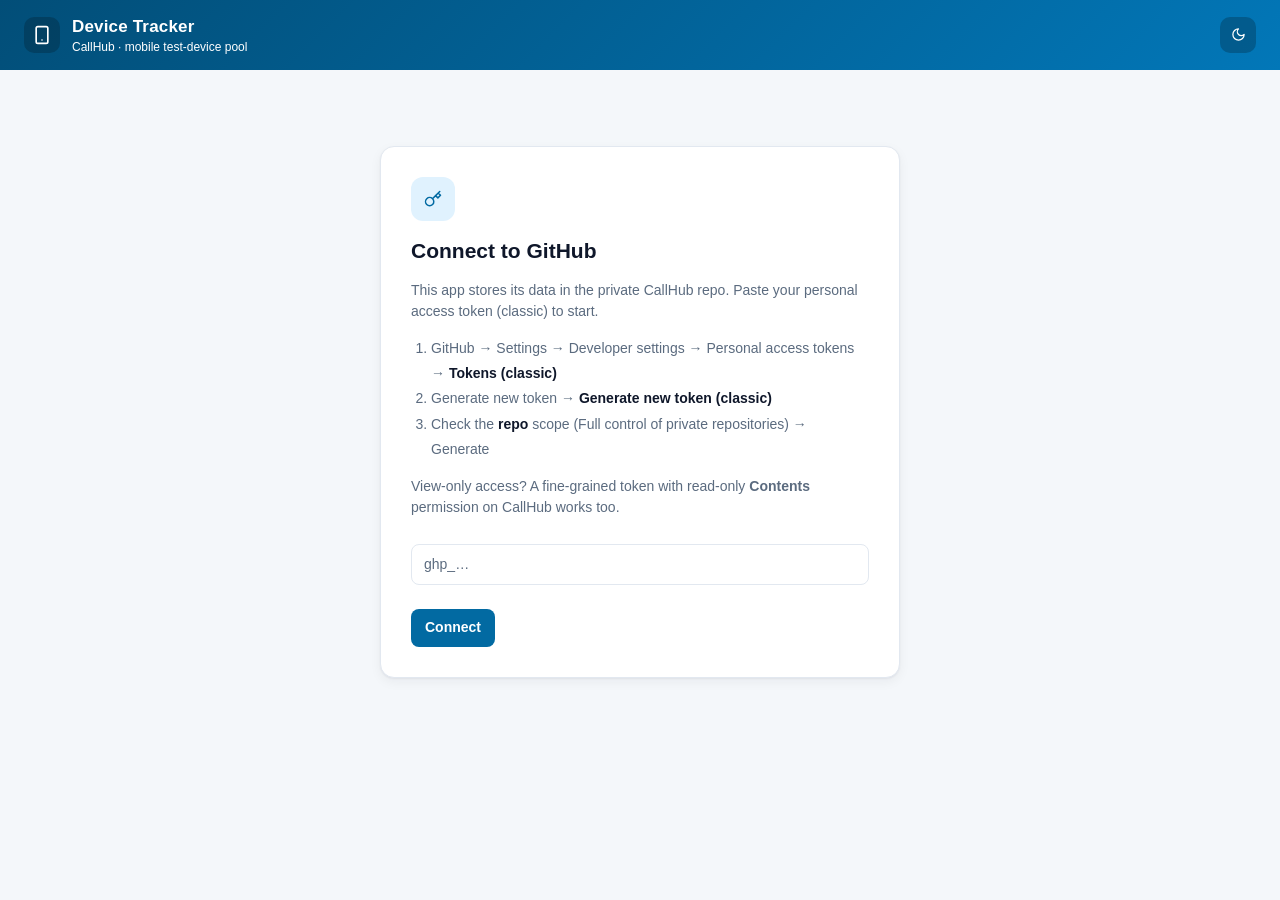
<file: index.html>
<!doctype html>
<html lang="en">
<head>
<meta charset="utf-8">
<meta name="viewport" content="width=device-width, initial-scale=1">
<title>Device Tracker — CallHub</title>
<style>
  /* ---- semantic tokens: light (default) ---- */
  :root {
    color-scheme: light;
    --bg: #f4f7fa;
    --surface: #ffffff;
    --surface-2: #f1f5f9;
    --fg: #0f172a;
    --muted: #5b6b7f;
    --border: #e2e8f0;
    --primary: #026aa2;        /* 5.86:1 with white */
    --primary-hover: #015e8f;
    --on-primary: #ffffff;
    --ring: #026aa2;
    --danger: #dc2626;
    --shadow: 0 1px 2px rgba(15, 23, 42, .05), 0 4px 12px rgba(15, 23, 42, .05);
    --shadow-lg: 0 24px 60px rgba(2, 6, 23, .25);
    --header-grad: linear-gradient(135deg, #024e78, #0277b8); /* white ≥4.85:1 on both stops */
    --badge-available-bg: #dcfce7;  --badge-available-fg: #15803d;
    --badge-checked_out-bg: #e0f2fe; --badge-checked_out-fg: #026aa2;
    --badge-lost-bg: #fee2e2;       --badge-lost-fg: #b91c1c;
    --badge-retired-bg: #f1f5f9;    --badge-retired-fg: #4b5a6b;
  }
  /* ---- dark: desaturated tonal variants, not inversions ---- */
  :root[data-theme="dark"] {
    color-scheme: dark;
    --bg: #0b1220;
    --surface: #121a2b;
    --surface-2: #1a2438;
    --fg: #e6edf6;
    --muted: #93a5bc;
    --border: #253453;
    --primary: #41b9ea;
    --primary-hover: #63c8f0;
    --on-primary: #06121c;
    --ring: #41b9ea;
    --danger: #f87171;
    --shadow: 0 1px 2px rgba(0, 0, 0, .4), 0 4px 14px rgba(0, 0, 0, .35);
    --shadow-lg: 0 24px 60px rgba(0, 0, 0, .6);
    --header-grad: linear-gradient(135deg, #075e8f, #123a52);
    --badge-available-bg: rgba(34, 197, 94, .16);   --badge-available-fg: #4ade80;
    --badge-checked_out-bg: rgba(56, 189, 248, .16); --badge-checked_out-fg: #67d3f5;
    --badge-lost-bg: rgba(248, 113, 113, .16);      --badge-lost-fg: #f89b9b;
    --badge-retired-bg: rgba(148, 163, 184, .14);   --badge-retired-fg: #a5b4c8;
  }

  * { box-sizing: border-box; }
  [hidden] { display: none !important; }
  body {
    margin: 0; background: var(--bg); color: var(--fg); font-size: 14px; line-height: 1.5;
    font-family: -apple-system, BlinkMacSystemFont, "Segoe UI", Roboto, "Helvetica Neue", Arial, sans-serif;
    transition: background-color .25s ease, color .25s ease;
  }
  ::placeholder { color: var(--muted); opacity: 1; }
  svg.i { width: 18px; height: 18px; stroke: currentColor; fill: none;
          stroke-width: 2; stroke-linecap: round; stroke-linejoin: round; flex: none; }

  /* ---- header ---- */
  header { background: var(--header-grad); color: #fff; padding: 14px 24px;
           display: flex; align-items: center; gap: 12px; }
  header .logo { display: flex; align-items: center; justify-content: center; width: 36px; height: 36px;
                 background: rgba(0,0,0,.2); border-radius: 10px; }
  header .logo svg.i { width: 20px; height: 20px; }
  header > div { min-width: 0; }
  header h1 { font-size: 17px; margin: 0; font-weight: 600; letter-spacing: .01em; }
  header .sub { font-size: 12px; margin-top: -2px; white-space: nowrap; overflow: hidden; text-overflow: ellipsis; }
  header .right { margin-left: auto; display: flex; align-items: center; gap: 10px; }
  header .who { font-size: 13px; background: rgba(0,0,0,.22);
                padding: 5px 12px; border-radius: 999px;
                display: flex; align-items: center; gap: 8px; }
  header .who .role-tag { font-size: 10px; font-weight: 700; text-transform: uppercase;
                          letter-spacing: .06em; background: rgba(255,255,255,.18);
                          border-radius: 4px; padding: 1px 6px; }
  #themeBtn { background: rgba(0,0,0,.22); border: 0; color: #fff; width: 36px; height: 36px;
              border-radius: 10px; cursor: pointer; display: flex; align-items: center; justify-content: center;
              transition: background-color .18s ease; }
  #themeBtn:hover { background: rgba(0,0,0,.36); }

  /* ---- nav ---- */
  nav { display: flex; gap: 2px; padding: 0 16px; background: var(--surface);
        border-bottom: 1px solid var(--border); overflow-x: auto;
        transition: background-color .25s ease, border-color .25s ease; }
  nav button { border: 0; background: none; padding: 13px 14px; font: inherit; cursor: pointer;
               color: var(--muted); border-bottom: 2px solid transparent;
               display: flex; align-items: center; gap: 7px; white-space: nowrap;
               transition: color .18s ease, border-color .18s ease; }
  nav button svg.i { width: 16px; height: 16px; }
  nav button:hover { color: var(--fg); }
  nav button.active { color: var(--primary); border-bottom-color: var(--primary); font-weight: 600; }

  main { padding: 20px 24px 48px; max-width: 1240px; margin: 0 auto; }

  /* ---- toolbar ---- */
  .bar { display: flex; gap: 10px; margin-bottom: 12px; flex-wrap: wrap; align-items: center; }
  .searchwrap { position: relative; flex: 1; min-width: 220px; }
  .searchwrap svg.i { position: absolute; left: 11px; top: 50%; translate: 0 -50%;
                      width: 16px; height: 16px; color: var(--muted); pointer-events: none; }
  input[type=search], input[type=password], select, dialog input, dialog select, dialog textarea {
    padding: 9px 12px; border: 1px solid var(--border); border-radius: 8px; font: inherit;
    background: var(--surface); color: var(--fg); min-height: 40px;
    transition: border-color .18s ease, background-color .25s ease, box-shadow .18s ease;
  }
  dialog textarea { resize: vertical; }
  input[type=search] { width: 100%; padding-left: 34px; }
  input:focus-visible, select:focus-visible, button:focus-visible {
    outline: 2px solid var(--ring); outline-offset: 2px; }
  input:hover, select:hover { border-color: var(--muted); }
  .check { display: flex; align-items: center; gap: 6px; color: var(--muted); cursor: pointer;
           user-select: none; padding: 6px 4px; }
  .check input { accent-color: var(--primary); width: 15px; height: 15px; cursor: pointer; }
  .spacer { flex: 1; }

  /* ---- status filter chips ---- */
  .chips { display: flex; gap: 6px; flex-wrap: wrap; }
  .chips + .chips { border-left: 1px solid var(--border); padding-left: 10px; }
  .fbtn { display: inline-flex; align-items: center; gap: 7px; min-height: 36px;
          border: 1px solid var(--border); background: var(--surface); color: var(--muted);
          border-radius: 999px; padding: 5px 13px; font: inherit; font-size: 13px; cursor: pointer;
          transition: background-color .18s ease, border-color .18s ease, color .18s ease; }
  .fbtn:hover { color: var(--fg); border-color: var(--muted); }
  .fbtn .cnt { font-size: 11px; font-weight: 600; background: var(--surface-2);
               border-radius: 999px; padding: 1px 7px; }
  .fbtn[aria-pressed="true"] { background: var(--badge-checked_out-bg); border-color: transparent;
                               color: var(--badge-checked_out-fg); font-weight: 600; }

  /* ---- buttons ---- */
  button.primary, button.ghost {
    display: inline-flex; align-items: center; gap: 7px; justify-content: center;
    border-radius: 8px; font: inherit; cursor: pointer; min-height: 38px; padding: 8px 14px;
    transition: background-color .18s ease, border-color .18s ease, color .18s ease, transform .12s ease;
  }
  button.primary { background: var(--primary); color: var(--on-primary); border: 0; font-weight: 600; }
  button.primary:hover { background: var(--primary-hover); }
  button.ghost { background: var(--surface); border: 1px solid var(--border); color: var(--fg); }
  button.ghost:hover { border-color: var(--muted); background: var(--surface-2); }
  button.primary:active, button.ghost:active { transform: scale(.97); }
  button.primary:disabled { opacity: .6; cursor: progress; }
  button.ghost.danger { color: var(--danger); }
  button.ghost.danger:hover { border-color: var(--danger); }
  button svg.i { width: 15px; height: 15px; }

  /* ---- table ---- */
  .tablewrap { background: var(--surface); border: 1px solid var(--border);
               border-radius: 12px; box-shadow: var(--shadow); overflow: hidden;
               transition: background-color .25s ease, border-color .25s ease; }
  table { border-collapse: collapse; width: 100%; }
  th, td { text-align: left; padding: 10px 12px; border-bottom: 1px solid var(--border);
           vertical-align: top; }
  th { font-size: 11px; text-transform: uppercase; letter-spacing: .06em; color: var(--muted);
       font-weight: 600; white-space: nowrap; }
  th[data-k] { cursor: pointer; user-select: none; }
  th[data-k]:hover { color: var(--fg); }
  th[aria-sort="ascending"]::after { content: " ▲"; font-size: 9px; }
  th[aria-sort="descending"]::after { content: " ▼"; font-size: 9px; }
  tbody tr { transition: background-color .15s ease; }
  tbody tr:hover { background: var(--surface-2); }
  tr:last-child td { border-bottom: 0; }
  td.num, .num { font-variant-numeric: tabular-nums; }
  td .sub { display: block; font-size: 11px; color: var(--muted); font-weight: 400; }
  td.actions { text-align: right; white-space: nowrap; }
  td.actions button { margin-left: 6px; font-size: 13px; min-height: 36px; padding: 5px 11px;
                      vertical-align: middle; /* icon-only kebab and text button share no text baseline */ }
  td.actions button.menu-btn { padding: 5px 8px; }

  /* row action menu — popover renders in the top layer, escaping .tablewrap's overflow:hidden */
  #rowMenu { position: fixed; inset: auto; margin: 0; min-width: 150px; padding: 5px;
             border: 1px solid var(--border); border-radius: 10px;
             background: var(--surface); color: var(--fg); box-shadow: var(--shadow-lg); }
  #rowMenu button { display: flex; width: 100%; align-items: center; gap: 8px; border: 0;
                    background: none; font: inherit; font-size: 13px; color: var(--fg);
                    padding: 8px 10px; border-radius: 6px; cursor: pointer; text-align: left; }
  #rowMenu button:hover, #rowMenu button:focus-visible { background: var(--surface-2); }
  #rowMenu button.danger { color: var(--danger); }
  td.h-when { white-space: nowrap; }

  /* edit diff: one line per changed field — WHAT · old → new */
  .diff { display: flex; align-items: baseline; flex-wrap: wrap; gap: 2px 6px; font-size: 12px; }
  .diff + .diff { margin-top: 3px; }
  .diff .f { font-size: 10px; font-weight: 600; text-transform: uppercase; letter-spacing: .06em;
             color: var(--muted); min-width: 44px; }
  .diff del { color: var(--muted); }
  .diff ins { text-decoration: none; font-weight: 500; }
  .diff .to { white-space: nowrap; } /* arrow stays glued to the new value on wrap */
  .diff .arr { color: var(--muted); }

  .badge { display: inline-flex; align-items: center; gap: 6px; padding: 3px 10px;
           border-radius: 999px; font-size: 12px; font-weight: 600; white-space: nowrap; }
  .badge::before { content: ""; width: 6px; height: 6px; border-radius: 50%; background: currentColor; }
  .badge.available   { background: var(--badge-available-bg);   color: var(--badge-available-fg); }
  .badge.checked_out { background: var(--badge-checked_out-bg); color: var(--badge-checked_out-fg); }
  .badge.lost        { background: var(--badge-lost-bg);        color: var(--badge-lost-fg); }
  .badge.retired     { background: var(--badge-retired-bg);     color: var(--badge-retired-fg); }
  /* role badges reuse the status tints: admin = blue, editor = green */
  .badge.admin  { background: var(--badge-checked_out-bg); color: var(--badge-checked_out-fg); }
  .badge.editor { background: var(--badge-available-bg);   color: var(--badge-available-fg); }

  /* SIM provider chips: desaturated brand-hue tints, AA-verified both themes.
     Unverified brands (We4G, 012, 019, …) intentionally stay neutral. */
  .prov { display: flex; width: fit-content; align-items: center; margin-top: 4px; padding: 2px 9px;
          border-radius: 999px; font-size: 11px; font-weight: 600;
          background: var(--surface-2); color: var(--muted); }
  .prov-pelephone     { background: #dde7fe; color: #1d3ecb; }
  .prov-cellcom       { background: #f0e4fe; color: #6d1db8; }
  .prov-partner       { background: #d5f6f1; color: #056557; }
  .prov-hot-mobile    { background: #ffe0e4; color: #b3122f; }
  .prov-rami-levy     { background: #fee0f2; color: #ad1272; }
  .prov-golan-telecom { background: #e3e8f6; color: #35447c; }
  :root[data-theme="dark"] .prov-pelephone     { background: rgba(64, 106, 255, .18);  color: #9db6ff; }
  :root[data-theme="dark"] .prov-cellcom       { background: rgba(150, 49, 255, .20);  color: #c9a4ff; }
  :root[data-theme="dark"] .prov-partner       { background: rgba(46, 213, 196, .16);  color: #5fe0d0; }
  :root[data-theme="dark"] .prov-hot-mobile    { background: rgba(228, 0, 43, .18);    color: #ff8d9d; }
  :root[data-theme="dark"] .prov-rami-levy     { background: rgba(252, 64, 178, .16);  color: #ff96d4; }
  :root[data-theme="dark"] .prov-golan-telecom { background: rgba(120, 140, 220, .16); color: #a8b6e8; }

  /* copyable value: persistent icon so QA sees it's clickable (a.copy = gmail account, also a real link) */
  .copy { display: inline-flex; align-items: center; gap: 5px; border: 0; background: none;
          color: var(--muted); font: inherit; font-size: 11px; font-variant-numeric: tabular-nums;
          padding: 2px 7px; margin-left: -7px; border-radius: 6px; cursor: pointer;
          text-decoration: none;
          transition: background-color .15s ease, color .15s ease; }
  .copy svg.i { width: 12px; height: 12px; opacity: .75; }
  .copy:hover { background: var(--badge-checked_out-bg); color: var(--badge-checked_out-fg); }
  /* Contact cell: phone + primary gmail promoted to full size — the rest lives in the drawer */
  .lead { font-size: 13px; color: var(--fg); }
  .copy.lead svg.i { width: 13px; height: 13px; }

  .tag-primary { font-size: 9px; font-weight: 700; text-transform: uppercase; letter-spacing: .06em;
                 color: var(--badge-checked_out-fg); background: var(--badge-checked_out-bg);
                 border-radius: 4px; padding: 1px 5px; margin-left: 2px; vertical-align: 1px; }

  /* ---- device drawer: the read-only device home; every device reference opens it ---- */
  #devDrawer { position: fixed; inset: 0 0 0 auto; width: min(380px, 100vw); height: 100%;
               margin: 0; padding: 20px 22px 28px; border: 0; border-left: 1px solid var(--border);
               background: var(--surface); color: var(--fg); box-shadow: var(--shadow-lg);
               overflow-y: auto; overscroll-behavior: contain; }
  #devDrawer:popover-open { animation: drawer-in .22s ease-out; }
  @keyframes drawer-in { from { translate: 32px 0; opacity: 0; } }
  #devDrawer::backdrop { background: rgba(2, 6, 23, .28); }
  .d-head { display: flex; align-items: flex-start; gap: 10px; }
  .d-head h2 { margin: 2px 0 0; font-size: 17px; font-weight: 600; min-width: 0; overflow-wrap: anywhere; }
  .d-close { margin-left: auto; flex: none; border: 0; background: none; color: var(--muted);
             width: 34px; height: 34px; border-radius: 8px; cursor: pointer;
             display: flex; align-items: center; justify-content: center;
             transition: background-color .15s ease, color .15s ease; }
  .d-close:hover { background: var(--surface-2); color: var(--fg); }
  .d-status { display: flex; align-items: center; flex-wrap: wrap; gap: 8px; margin-top: 14px; }
  .d-ids { margin: 20px 0 0; display: grid; grid-template-columns: auto 1fr; gap: 12px 18px;
           align-items: baseline; }
  .d-ids dt { font-size: 10px; font-weight: 600; text-transform: uppercase; letter-spacing: .06em;
              color: var(--muted); }
  .d-ids dd { margin: 0; min-width: 0; font-size: 12px; overflow-wrap: anywhere; }
  .d-ids .copy { font-size: 12px; color: var(--fg); }
  .d-ids .prov { margin-top: 0; }
  .d-links { display: flex; gap: 18px; margin-top: 24px; padding-top: 16px;
             border-top: 1px solid var(--border); font-size: 13px; }

  .chip { display: inline-flex; align-items: center; justify-content: center; width: 24px; height: 24px;
          border-radius: 50%; background: var(--badge-checked_out-bg); color: var(--badge-checked_out-fg);
          font-size: 11px; font-weight: 700; margin-right: 7px; vertical-align: middle; }

  /* device chip: the one way a device is referenced outside the Devices table — click jumps to it */
  .devchips { display: flex; flex-wrap: wrap; gap: 6px; align-items: center; }
  .devchip { display: inline-flex; align-items: center; gap: 6px; max-width: 240px; min-height: 28px;
             border: 1px solid var(--border); background: var(--surface); color: var(--fg);
             border-radius: 999px; padding: 2px 11px 2px 9px; font: inherit; font-size: 12px;
             font-weight: 500; cursor: pointer;
             transition: background-color .15s ease, border-color .15s ease, color .15s ease; }
  .devchip svg.i { width: 13px; height: 13px; color: var(--muted); }
  .devchip:hover { background: var(--badge-checked_out-bg); border-color: transparent;
                   color: var(--badge-checked_out-fg); }
  .devchip:hover svg.i { color: inherit; }
  .devchip .nm { overflow: hidden; text-overflow: ellipsis; white-space: nowrap; }
  /* clickable name — jumps to the History tab filtered to that device/worker
     (chips still mean "go to this device"; names mean "its history") */
  .lnk { border: 0; background: none; padding: 0; font: inherit; color: inherit; cursor: pointer;
         text-align: left; text-decoration: underline dotted var(--muted); text-underline-offset: 3px;
         transition: color .15s ease; }
  .lnk:hover { color: var(--primary); text-decoration: underline solid; }
  .muted { color: var(--muted); }
  .empty { padding: 40px 24px; text-align: center; color: var(--muted); }
  .empty svg.i { width: 28px; height: 28px; display: block; margin: 0 auto 10px; opacity: .5; }

  /* ---- dialogs ---- */
  dialog { border: 0; border-radius: 14px; padding: 0; box-shadow: var(--shadow-lg);
           min-width: 360px; max-width: 92vw; max-height: 90vh; overflow: auto;
           background: var(--surface); color: var(--fg); }
  dialog::backdrop { background: rgba(2, 6, 23, .55); backdrop-filter: blur(2px); }
  dialog[open] { animation: pop .2s ease-out; }
  @keyframes pop { from { opacity: 0; transform: translateY(8px) scale(.98); } }
  dialog form { padding: 22px; display: flex; flex-direction: column; gap: 12px; }
  dialog h2 { margin: 0 0 2px; font-size: 16px; font-weight: 600; }
  dialog label { font-size: 13px; color: var(--muted); display: flex; flex-direction: column; gap: 5px; font-weight: 500; }
  dialog .pair { display: flex; gap: 10px; }
  dialog .pair label { flex: 1; min-width: 0; }
  dialog select:disabled { opacity: .55; cursor: not-allowed; }
  dialog .row { display: flex; gap: 8px; justify-content: flex-end; margin-top: 10px; }

  /* ---- toast ---- */
  #toast { position: fixed; bottom: 22px; left: 50%; transform: translateX(-50%) translateY(6px);
           background: var(--fg); color: var(--bg); padding: 11px 20px; border-radius: 10px;
           box-shadow: var(--shadow-lg); opacity: 0; transition: opacity .22s ease, transform .22s ease;
           pointer-events: none; max-width: 90vw; font-weight: 500; }
  #toast.show { opacity: 1; transform: translateX(-50%) translateY(0); }

  /* ---- settings ---- */
  #tab-settings { max-width: 760px; }
  #tab-settings h2 { display: flex; align-items: center; gap: 8px; margin: 0 0 10px;
                     font-size: 15px; font-weight: 600; }
  #tab-settings h2 svg.i { width: 16px; height: 16px; color: var(--muted); }
  #rolesSection { margin-top: 30px; padding-top: 24px; border-top: 1px solid var(--border); }

  /* ---- token gate ---- */
  #gate { max-width: 520px; margin: 56px auto; background: var(--surface); border: 1px solid var(--border);
          border-radius: 14px; padding: 30px; box-shadow: var(--shadow); }
  #gate .gate-icon { width: 44px; height: 44px; border-radius: 12px; background: var(--badge-checked_out-bg);
                     color: var(--primary); display: flex; align-items: center; justify-content: center; margin-bottom: 14px; }
  #gate h2 { margin: 0 0 6px; }
  #gate ol { line-height: 1.8; padding-left: 20px; color: var(--muted); }
  #gate ol b { color: var(--fg); }
  #gate input { width: 100%; margin: 12px 0 4px; }
  #gate .err { color: var(--danger); font-size: 13px; min-height: 20px; }

  /* ---- devices: card rows instead of a wide table ---- */
  @media (max-width: 1000px) {
    #devTable thead { display: none; }
    #devTable tr { display: grid; grid-template-columns: 1fr auto; gap: 4px 12px;
                   padding: 12px 14px; border-bottom: 1px solid var(--border); }
    #devTable tr:last-child { border-bottom: 0; }
    #devTable td { display: block; border: 0; padding: 0; }
    #devTable td.c-status, #devTable td.c-holder { grid-column: 2; text-align: right; }
    #devTable td.c-status { grid-row: 1; }
    #devTable td.c-holder { grid-row: 2; }
    #devTable td.c-ids { grid-column: 1; grid-row: 2; }
    #devTable td.actions { grid-column: 1 / -1; grid-row: 3; display: flex; flex-wrap: wrap;
                           gap: 8px; margin-top: 8px; white-space: normal; }
    #devTable td.actions button { margin: 0; flex: 1; min-width: 96px; min-height: 40px; white-space: nowrap; }
    #devTable td.actions button.menu-btn { flex: 0 0 48px; min-width: 0; }
    #devTable td.empty { grid-column: 1 / -1; }
  }
  /* ---- history: stacked rows on small screens ---- */
  @media (max-width: 720px) {
    #tab-history .bar select { flex: 1 1 130px; min-width: 0; } /* filters share a row, never overflow */
    #histTable thead { display: none; }
    #histTable tr { display: grid; grid-template-columns: 1fr auto; gap: 2px 12px;
                    padding: 10px 14px; border-bottom: 1px solid var(--border); }
    #histTable tr:last-child { border-bottom: 0; }
    #histTable td { display: block; border: 0; padding: 0; }
    #histTable td.h-action { font-weight: 600; }
    #histTable td.h-when { grid-column: 2; grid-row: 1; text-align: right; }
    #histTable td.h-worker { grid-column: 2; grid-row: 2; text-align: right; }
    #histTable td.h-by { grid-column: 2; grid-row: 3; text-align: right; font-size: 11px; }
    #histTable td.h-by:not(:empty)::before { content: "by "; }
    #histTable td.h-device { grid-column: 1; grid-row: 2; }
    #histTable td.h-note { grid-column: 1; grid-row: 3; }
    #histTable td.empty { grid-column: 1 / -1; }
  }

  @media (prefers-reduced-motion: reduce) {
    *, ::backdrop { transition: none !important; animation: none !important; }
  }
  @media (max-width: 600px) {
    header, main { padding-left: 14px; padding-right: 14px; }
    header .who { display: none; } /* login still visible in Settings */
    dialog { min-width: 0; width: 92vw; }
    #devDrawer { width: 100vw; border-left: 0; }
  }
</style>
</head>
<body>
<svg hidden aria-hidden="true" style="display:none" xmlns="http://www.w3.org/2000/svg">
  <symbol id="i-device" viewBox="0 0 24 24"><rect x="5" y="2" width="14" height="20" rx="2"/><path d="M12 18h.01"/></symbol>
  <symbol id="i-history" viewBox="0 0 24 24"><path d="M3 12a9 9 0 1 0 9-9 9.75 9.75 0 0 0-6.74 2.74L3 8"/><path d="M3 3v5h5"/><path d="M12 7v5l4 2"/></symbol>
  <symbol id="i-users" viewBox="0 0 24 24"><path d="M16 21v-2a4 4 0 0 0-4-4H6a4 4 0 0 0-4 4v2"/><circle cx="9" cy="7" r="4"/><path d="M22 21v-2a4 4 0 0 0-3-3.87"/><path d="M16 3.13a4 4 0 0 1 0 7.75"/></symbol>
  <symbol id="i-settings" viewBox="0 0 24 24"><path d="M12.22 2h-.44a2 2 0 0 0-2 2v.18a2 2 0 0 1-1 1.73l-.43.25a2 2 0 0 1-2 0l-.15-.08a2 2 0 0 0-2.73.73l-.22.38a2 2 0 0 0 .73 2.73l.15.1a2 2 0 0 1 1 1.72v.51a2 2 0 0 1-1 1.74l-.15.09a2 2 0 0 0-.73 2.73l.22.38a2 2 0 0 0 2.73.73l.15-.08a2 2 0 0 1 2 0l.43.25a2 2 0 0 1 1 1.73V20a2 2 0 0 0 2 2h.44a2 2 0 0 0 2-2v-.18a2 2 0 0 1 1-1.73l.43-.25a2 2 0 0 1 2 0l.15.08a2 2 0 0 0 2.73-.73l.22-.39a2 2 0 0 0-.73-2.73l-.15-.08a2 2 0 0 1-1-1.74v-.5a2 2 0 0 1 1-1.74l.15-.09a2 2 0 0 0 .73-2.73l-.22-.38a2 2 0 0 0-2.73-.73l-.15.08a2 2 0 0 1-2 0l-.43-.25a2 2 0 0 1-1-1.73V4a2 2 0 0 0-2-2z"/><circle cx="12" cy="12" r="3"/></symbol>
  <symbol id="i-plus" viewBox="0 0 24 24"><path d="M5 12h14"/><path d="M12 5v14"/></symbol>
  <symbol id="i-search" viewBox="0 0 24 24"><circle cx="11" cy="11" r="8"/><path d="m21 21-4.3-4.3"/></symbol>
  <symbol id="i-sun" viewBox="0 0 24 24"><circle cx="12" cy="12" r="4"/><path d="M12 2v2"/><path d="M12 20v2"/><path d="m4.93 4.93 1.41 1.41"/><path d="m17.66 17.66 1.41 1.41"/><path d="M2 12h2"/><path d="M20 12h2"/><path d="m6.34 17.66-1.41 1.41"/><path d="m19.07 4.93-1.41 1.41"/></symbol>
  <symbol id="i-moon" viewBox="0 0 24 24"><path d="M12 3a6 6 0 0 0 9 9 9 9 0 1 1-9-9Z"/></symbol>
  <symbol id="i-key" viewBox="0 0 24 24"><path d="M21 2l-2 2m-7.61 7.61a5.5 5.5 0 1 1-7.778 7.778 5.5 5.5 0 0 1 7.777-7.777zm0 0L15.5 7.5m0 0 3 3L22 7l-3-3m-3.5 3.5L19 4"/></symbol>
  <symbol id="i-copy" viewBox="0 0 24 24"><rect x="8" y="8" width="14" height="14" rx="2"/><path d="M4 16c-1.1 0-2-.9-2-2V4c0-1.1.9-2 2-2h10c1.1 0 2 .9 2 2"/></symbol>
  <symbol id="i-dots" viewBox="0 0 24 24"><circle cx="12" cy="12" r="1"/><circle cx="19" cy="12" r="1"/><circle cx="5" cy="12" r="1"/></symbol>
  <symbol id="i-download" viewBox="0 0 24 24"><path d="M21 15v4a2 2 0 0 1-2 2H5a2 2 0 0 1-2-2v-4"/><path d="m7 10 5 5 5-5"/><path d="M12 15V3"/></symbol>
  <symbol id="i-x" viewBox="0 0 24 24"><path d="M18 6 6 18"/><path d="m6 6 12 12"/></symbol>
</svg>

<header>
  <span class="logo"><svg class="i" aria-hidden="true"><use href="#i-device"/></svg></span>
  <div>
    <h1>Device Tracker</h1>
    <div class="sub">CallHub · mobile test-device pool</div>
  </div>
  <div class="right">
    <span class="who" id="who" hidden></span>
    <button id="themeBtn" aria-label="Toggle dark mode" title="Toggle dark mode">
      <svg class="i" aria-hidden="true"><use id="themeIcon" href="#i-moon"/></svg>
    </button>
  </div>
</header>
<nav id="tabs" hidden>
  <button data-tab="devices" class="active" aria-current="page"><svg class="i" aria-hidden="true"><use href="#i-device"/></svg>Devices</button>
  <button data-tab="history"><svg class="i" aria-hidden="true"><use href="#i-history"/></svg>History</button>
  <button data-tab="workers"><svg class="i" aria-hidden="true"><use href="#i-users"/></svg>Workers</button>
  <button data-tab="settings"><svg class="i" aria-hidden="true"><use href="#i-settings"/></svg>Settings</button>
</nav>
<main>
  <!-- token gate -->
  <section id="gate">
    <div class="gate-icon"><svg class="i" aria-hidden="true"><use href="#i-key"/></svg></div>
    <h2>Connect to GitHub</h2>
    <p class="muted">This app stores its data in the private CallHub repo. Paste your personal access token (classic) to start.</p>
    <ol>
      <li>GitHub → Settings → Developer settings → Personal access tokens → <b>Tokens (classic)</b></li>
      <li>Generate new token → <b>Generate new token (classic)</b></li>
      <li>Check the <b>repo</b> scope (Full control of private repositories) → Generate</li>
    </ol>
    <p class="muted">View-only access? A fine-grained token with read-only <b>Contents</b> permission on CallHub works too.</p>
    <input id="tokenInput" type="password" placeholder="ghp_…" autocomplete="off" aria-label="Personal access token">
    <div class="err" id="gateErr" role="alert"></div>
    <button class="primary" id="connectBtn">Connect</button>
  </section>

  <!-- devices -->
  <section id="tab-devices" hidden>
    <div class="bar">
      <span class="searchwrap"><svg class="i" aria-hidden="true"><use href="#i-search"/></svg>
        <input type="search" id="devSearch" placeholder="Search name, OS, serial, IMEI, phone, account, holder…" aria-label="Search devices"></span>
      <span class="spacer"></span>
      <button class="ghost" id="exportDevices" title="Download the current view as CSV"><svg class="i" aria-hidden="true"><use href="#i-download"/></svg>Export CSV</button>
      <button class="primary" id="addDeviceBtn"><svg class="i" aria-hidden="true"><use href="#i-plus"/></svg>Add device</button>
    </div>
    <div class="bar">
      <div class="chips" id="statusChips" role="group" aria-label="Filter by status">
        <button class="fbtn" data-st="" aria-pressed="true">All <span class="cnt"></span></button>
        <button class="fbtn" data-st="available" aria-pressed="false">Available <span class="cnt"></span></button>
        <button class="fbtn" data-st="checked_out" aria-pressed="false">In use <span class="cnt"></span></button>
        <button class="fbtn" data-st="lost" aria-pressed="false">Lost <span class="cnt"></span></button>
        <button class="fbtn" data-st="retired" aria-pressed="false" hidden>Retired <span class="cnt"></span></button>
      </div>
      <div class="chips" id="platChips" role="group" aria-label="Filter by platform">
        <button class="fbtn" data-pl="android" aria-pressed="false">Android <span class="cnt"></span></button>
        <button class="fbtn" data-pl="ios" aria-pressed="false">iOS <span class="cnt"></span></button>
      </div>
      <span class="spacer"></span>
      <label class="check"><input type="checkbox" id="showRetired"> show retired</label>
    </div>
    <div class="tablewrap"><table id="devTable">
      <thead><tr><th data-k="name">Device</th><th data-k="phone">Contact</th><th data-k="status">Status</th><th data-k="holder">Holder</th><th></th></tr></thead>
      <tbody></tbody>
    </table></div>
  </section>

  <!-- history -->
  <section id="tab-history" hidden>
    <div class="bar">
      <span class="searchwrap"><svg class="i" aria-hidden="true"><use href="#i-search"/></svg>
        <input type="search" id="histSearch" placeholder="Search notes, names…" aria-label="Search history"></span>
      <select id="histDevice" aria-label="Filter by device"><option value="">All devices</option></select>
      <select id="histWorker" aria-label="Filter by worker"><option value="">All workers</option></select>
      <button class="ghost" id="exportHistory" title="Download the current view as CSV"><svg class="i" aria-hidden="true"><use href="#i-download"/></svg>Export CSV</button>
    </div>
    <div class="tablewrap"><table id="histTable">
      <thead><tr><th>When</th><th>Action</th><th>Device</th><th>Worker</th><th>By</th><th>Details</th></tr></thead>
      <tbody></tbody>
    </table></div>
  </section>

  <!-- workers -->
  <section id="tab-workers" hidden>
    <div class="bar">
      <span class="spacer"></span>
      <button class="ghost" id="exportWorkers" title="Download as CSV"><svg class="i" aria-hidden="true"><use href="#i-download"/></svg>Export CSV</button>
      <button class="primary" id="addWorkerBtn"><svg class="i" aria-hidden="true"><use href="#i-plus"/></svg>Add worker</button>
    </div>
    <div class="tablewrap"><table id="workerTable">
      <thead><tr><th>Name</th><th>Currently holds</th></tr></thead>
      <tbody></tbody>
    </table></div>
  </section>

  <!-- settings -->
  <section id="tab-settings" hidden>
    <h2><svg class="i" aria-hidden="true"><use href="#i-users"/></svg>Account</h2>
    <p>Connected as <b id="whoSettings"></b>.</p>
    <button class="ghost danger" id="disconnectBtn">Disconnect (forget token)</button>

    <!-- roles (admin only) -->
    <div id="rolesSection" hidden>
      <h2><svg class="i" aria-hidden="true"><use href="#i-key"/></svg>Roles</h2>
      <div class="bar">
        <span class="muted">Anyone not listed is a read-only <b>Viewer</b>. Write access also requires repo write permission on GitHub.</span>
        <span class="spacer"></span>
        <button class="primary" id="addRoleBtn"><svg class="i" aria-hidden="true"><use href="#i-plus"/></svg>Add role</button>
      </div>
      <div class="tablewrap"><table id="roleTable">
        <thead><tr><th>GitHub user</th><th>Role</th><th></th></tr></thead>
        <tbody></tbody>
      </table></div>
    </div>
  </section>
</main>

<!-- add/edit device -->
<dialog id="deviceDialog" aria-labelledby="deviceDialogTitle"><form method="dialog" id="deviceForm">
  <h2 id="deviceDialogTitle">Add device</h2>
  <label>Name <input name="name" required placeholder="Pixel 7 #1"></label>
  <div class="pair">
    <label>OS <select name="os" required id="osSelect">
      <option value="" disabled selected>Select…</option>
      <option>Android</option>
      <option>iOS</option>
    </select></label>
    <label>Version <select name="osVersion" required id="osVerSelect" disabled>
      <option value="" disabled selected>Pick OS first</option>
    </select></label>
  </div>
  <label>Serial <input name="serial" required></label>
  <label>IMEI 1 (optional) <input name="imei1"></label>
  <label>IMEI 2 (optional) <input name="imei2"></label>
  <label>Phone (optional) <input name="phone" type="tel" placeholder="050-1234567"></label>
  <label>SIM provider (optional) <select name="provider" id="providerSelect"><option value="">—</option></select></label>
  <label>Primary Gmail (optional) <input name="account" type="email" placeholder="qa.device@gmail.com" autocomplete="off"></label>
  <label>Other Gmail accounts (optional, one per line) <textarea name="accounts" rows="2" autocomplete="off"></textarea></label>
  <div class="row"><button class="ghost" value="cancel" formnovalidate>Cancel</button>
  <button class="primary" value="ok">Save</button></div>
</form></dialog>

<!-- assign (data keys keep the legacy checkout naming) -->
<dialog id="checkoutDialog" aria-labelledby="checkoutTitle"><form method="dialog" id="checkoutForm">
  <h2 id="checkoutTitle">Assign</h2>
  <label>Worker <select name="workerId" required id="checkoutWorker"></select></label>
  <label>Note (optional) <input name="note" placeholder="e.g. 5.12 regression run"></label>
  <div class="row"><button class="ghost" value="cancel" formnovalidate>Cancel</button>
  <button class="primary" value="ok">Assign</button></div>
</form></dialog>

<!-- generic action (check-in / lost / found / retire) -->
<dialog id="actionDialog" aria-labelledby="actionTitle"><form method="dialog" id="actionForm">
  <h2 id="actionTitle"></h2>
  <label>Note (optional) <input name="note"></label>
  <div class="row"><button class="ghost" value="cancel" formnovalidate>Cancel</button>
  <button class="primary" value="ok" id="actionConfirm">Confirm</button></div>
</form></dialog>

<!-- add worker -->
<dialog id="workerDialog" aria-labelledby="workerDialogTitle"><form method="dialog" id="workerForm">
  <h2 id="workerDialogTitle">Add worker</h2>
  <label>Full name <input name="name" required placeholder="Dana Levi"></label>
  <div class="row"><button class="ghost" value="cancel" formnovalidate>Cancel</button>
  <button class="primary" value="ok">Add</button></div>
</form></dialog>

<!-- add role -->
<dialog id="roleDialog" aria-labelledby="roleDialogTitle"><form method="dialog" id="roleForm">
  <h2 id="roleDialogTitle">Add role</h2>
  <label>GitHub username <input name="id" required placeholder="octocat" autocomplete="off"></label>
  <label>Role <select name="role">
    <option value="editor">Editor — read + edit</option>
    <option value="admin">Admin — read + edit + manage roles</option>
  </select></label>
  <div class="row"><button class="ghost" value="cancel" formnovalidate>Cancel</button>
  <button class="primary" value="ok">Add</button></div>
</form></dialog>

<div id="rowMenu" popover role="menu" aria-label="Device actions"></div>

<aside id="devDrawer" popover aria-labelledby="drawerName"></aside>

<div id="toast" role="status" aria-live="polite"></div>

<script>
'use strict';
const OWNER = 'CallApp-Software-Ltd', REPO = 'CallHub', DATA_PATH = 'apps/device-tracker/data.json';
const API = `https://api.github.com/repos/${OWNER}/${REPO}/contents/${DATA_PATH}`;

let state = null, sha = null, login = null, statusFilter = '', platFilter = '';
const $ = s => document.querySelector(s);
const token = () => localStorage.getItem('dt_token');

// ---------- theme ----------
function applyTheme(t) {
  document.documentElement.dataset.theme = t;
  localStorage.setItem('dt_theme', t);
  $('#themeIcon').setAttribute('href', t === 'dark' ? '#i-sun' : '#i-moon');
}
applyTheme(localStorage.getItem('dt_theme') ??
  (matchMedia('(prefers-color-scheme: dark)').matches ? 'dark' : 'light'));
$('#themeBtn').onclick = () =>
  applyTheme(document.documentElement.dataset.theme === 'dark' ? 'light' : 'dark');

// ---------- pure domain mutations (validated; used by app and self-test) ----------
const now = () => new Date().toISOString();
const uid = p => p + '-' + Date.now().toString(36) + Math.random().toString(36).slice(2, 7);
const ev = (s, type, fields) => s.events.push({ id: uid('e'), ts: now(), type, by: login, ...fields });
const dev = (s, id) => { const d = s.devices.find(d => d.id === id); if (!d) throw Error('device not found'); return d; };
// form → accounts array; accounts[0] is the primary (structural invariant: primary exists iff any account does)
function parseAccounts(primary, others) {
  primary = String(primary ?? '').trim();
  const rest = String(others ?? '').split('\n').map(s => s.trim()).filter(Boolean);
  if (!primary && rest.length) throw Error('enter a primary Gmail first');
  const out = [];
  for (const a of [primary, ...rest].filter(Boolean)) {
    if (!/^\S+@\S+\.\S+$/.test(a)) throw Error(`“${a}” is not an email address`);
    if (!out.some(x => x.toLowerCase() === a.toLowerCase())) out.push(a);
  }
  return out;
}
// both dropdowns are mandatory on save; migrated devices may carry osVersion '' until first edited
function checkOsFields(f) {
  if (f.os !== 'Android' && f.os !== 'iOS') throw Error('pick an OS');
  if (!String(f.osVersion ?? '').trim()) throw Error('pick an OS version');
}

// ---------- roles: unlisted users are read-only Viewers; GitHub repo permissions are the real gate,
// this only drives the UI. All permission checks go through can() so a future server can own it. ----------
const ROLE_LABEL = { admin: 'Admin', editor: 'Editor', viewer: 'Viewer' };
const roleOf = id => state?.roles.find(r => r.id.toLowerCase() === String(id ?? '').toLowerCase())?.role ?? 'viewer';
const can = a => ({ edit: ['admin', 'editor'], manageRoles: ['admin'] })[a].includes(roleOf(login));

const mutations = {
  addDevice(s, f) {
    checkOsFields(f);
    const d = { id: uid('d'), name: f.name, os: f.os, osVersion: f.osVersion, serial: f.serial,
                imei1: f.imei1 || '', imei2: f.imei2 || '', phone: f.phone || '', provider: f.provider || '',
                accounts: parseAccounts(f.account, f.accounts),
                status: 'available', holderId: null, heldSince: null };
    s.devices.push(d);
    ev(s, 'device-added', { deviceId: d.id, note: f.name });
  },
  editDevice(s, id, f) {
    checkOsFields(f);
    const d = dev(s, id);
    const next = { name: f.name, os: f.os, osVersion: f.osVersion, serial: f.serial,
                   imei1: f.imei1 || '', imei2: f.imei2 || '', phone: f.phone || '', provider: f.provider || '',
                   accounts: parseAccounts(f.account, f.accounts) };
    const str = v => Array.isArray(v) ? v.join(', ') : String(v ?? ''); // accounts diff as one readable list
    const changes = Object.keys(next).filter(k => str(d[k]) !== str(next[k]))
      .map(k => ({ field: k, from: str(d[k]), to: str(next[k]) }));
    if (!changes.length) throw Error('no changes to save');
    Object.assign(d, next);
    ev(s, 'device-edited', { deviceId: id, changes });
  },
  addWorker(s, name) {
    s.workers.push({ id: uid('w'), name });
    ev(s, 'worker-added', { note: name });
  },
  checkout(s, deviceId, workerId, note) {
    const d = dev(s, deviceId);
    if (d.status !== 'available') throw Error(`cannot assign a ${d.status} device`);
    if (!s.workers.some(w => w.id === workerId)) throw Error('worker not found');
    d.status = 'checked_out'; d.holderId = workerId; d.heldSince = now();
    ev(s, 'checkout', { deviceId, workerId, note });
  },
  checkin(s, deviceId, note) {
    const d = dev(s, deviceId);
    if (d.status !== 'checked_out') throw Error('device is not in use');
    ev(s, 'checkin', { deviceId, workerId: d.holderId, note });
    d.status = 'available'; d.holderId = null; d.heldSince = null;
  },
  // lost keeps holderId + heldSince — that fact IS the loss investigation (see CONTEXT.md)
  markLost(s, deviceId, note) {
    const d = dev(s, deviceId);
    if (d.status === 'lost' || d.status === 'retired') throw Error(`device is already ${d.status}`);
    d.status = 'lost';
    ev(s, 'lost', { deviceId, workerId: d.holderId, note });
  },
  markFound(s, deviceId, note) {
    const d = dev(s, deviceId);
    if (d.status !== 'lost') throw Error('device is not lost');
    ev(s, 'found', { deviceId, workerId: d.holderId, note });
    d.status = 'available'; d.holderId = null; d.heldSince = null;
  },
  retire(s, deviceId, note) {
    const d = dev(s, deviceId);
    if (d.status === 'checked_out') throw Error('return the device first');
    if (d.status === 'retired') throw Error('already retired');
    d.status = 'retired'; d.holderId = null; d.heldSince = null;
    ev(s, 'retired', { deviceId, note });
  },
  setRole(s, id, role) {
    id = String(id ?? '').trim().replace(/^@/, '');
    if (!id) throw Error('enter a GitHub username');
    if (role !== 'admin' && role !== 'editor') throw Error('invalid role');
    const r = s.roles.find(r => r.id.toLowerCase() === id.toLowerCase());
    if (r && r.role === role) throw Error(`${r.id} is already ${ROLE_LABEL[role]}`);
    if (r?.role === 'admin' && !s.roles.some(x => x !== r && x.role === 'admin'))
      throw Error('cannot demote the last admin');
    if (r) r.role = role; else s.roles.push({ id, role });
    ev(s, 'role-set', { note: `${r?.id ?? id} → ${ROLE_LABEL[role]}` });
  },
  removeRole(s, id) {
    const i = s.roles.findIndex(r => r.id === id);
    if (i < 0) throw Error('role not found');
    if (s.roles[i].role === 'admin' && !s.roles.some((x, j) => j !== i && x.role === 'admin'))
      throw Error('cannot remove the last admin');
    s.roles.splice(i, 1);
    ev(s, 'role-removed', { note: `${id} → Viewer` });
  },
};

// ---------- GitHub I/O ----------
const b64decode = b64 => new TextDecoder().decode(Uint8Array.from(atob(b64.replace(/\n/g, '')), c => c.charCodeAt(0)));
function b64encode(str) {
  const bytes = new TextEncoder().encode(str);
  let bin = '';
  for (let i = 0; i < bytes.length; i += 0x8000) bin += String.fromCharCode(...bytes.subarray(i, i + 0x8000));
  return btoa(bin);
}
const headers = () => ({ Authorization: `Bearer ${token()}`, Accept: 'application/vnd.github+json',
                         'X-GitHub-Api-Version': '2022-11-28' });

async function loadData() {
  const res = await fetch(API, { headers: headers(), cache: 'no-store' });
  if (!res.ok) throw Error({
    401: 'Token rejected — make sure it has the “repo” scope.',
    403: 'Token rejected — make sure it has the “repo” scope.',
    // GitHub answers 404 when a token cannot see a private repo
    404: 'Token can’t access CallHub. Use a classic token with the “repo” scope — see the README.',
  }[res.status] ?? `Failed to load data (HTTP ${res.status})`);
  const j = await res.json();
  sha = j.sha;
  state = JSON.parse(b64decode(j.content));
  state.roles ??= []; // schema 1 → 2
  renderAll();
}

// compare-and-swap commit: on SHA conflict, reload and re-apply the mutation
async function commit(message, mutate) {
  for (let attempt = 0; attempt < 3; attempt++) {
    const next = structuredClone(state);
    mutate(next); // throws on invalid action → surfaces as toast
    const res = await fetch(API, {
      method: 'PUT', headers: headers(),
      body: JSON.stringify({ message: `tracker: ${message}`, sha, content: b64encode(JSON.stringify(next, null, 2)) }),
    });
    if (res.ok) {
      sha = (await res.json()).content.sha;
      state = next;
      renderAll();
      toast(message);
      return;
    }
    if (res.status === 409 || res.status === 422) { await loadData(); continue; } // someone else wrote first
    if (res.status === 403 || res.status === 404) // fine-grained read-only tokens get 404 on PUT
      throw Error('Your token has no write access — ask an admin for edit access.');
    throw Error(`Save failed (HTTP ${res.status})`);
  }
  throw Error('Save failed after 3 attempts — refresh and try again.');
}

const act = fn => fn().catch(e => toast('⚠ ' + e.message));

// ---------- rendering ----------
const esc = s => String(s ?? '').replace(/[&<>"']/g, c => ({ '&': '&amp;', '<': '&lt;', '>': '&gt;', '"': '&quot;', "'": '&#39;' }[c]));
const workerName = id => state.workers.find(w => w.id === id)?.name ?? '?';
const devName = id => state.devices.find(d => d.id === id)?.name ?? '';
const initials = name => name.split(/\s+/).map(w => w[0]).slice(0, 2).join('').toUpperCase();
const fmt = ts => ts ? new Date(ts).toLocaleString(undefined, { dateStyle: 'medium', timeStyle: 'short' }) : '';
const rel = ts => {
  const m = Math.max(0, Math.round((Date.now() - new Date(ts)) / 6e4));
  if (m < 1) return 'just now';
  if (m < 60) return m + ' min ago';
  const h = Math.round(m / 60);
  if (h < 48) return h + ' h ago';
  return Math.round(h / 24) + ' days ago';
};
const STATUS_LABEL = { available: 'Available', checked_out: 'In use', lost: 'Lost', retired: 'Retired' };
const PROVIDERS = ['Pelephone', 'Cellcom', 'Partner', 'HOT Mobile', '012 Mobile', '019 Mobile',
                   'Golan Telecom', 'We4G', 'Rami Levy'];
const provSlug = name => name.toLowerCase().replace(/[^a-z0-9]+/g, '-');
$('#providerSelect').innerHTML = '<option value="">—</option>' +
  PROVIDERS.map(p => `<option>${p}</option>`).join('');
// OS + version dropdowns. Stored as os ('Android'|'iOS') + osVersion ('14'); API level is display-only.
// ponytail: version lists are constants — add a line when Android 17 / iOS 27 ship
const API_LEVEL = { 8: 26, 9: 28, 10: 29, 11: 30, 12: 31, 13: 33, 14: 34, 15: 35, 16: 36, 17: 37 };
const OS_VERSIONS = { Android: Object.keys(API_LEVEL),
                      iOS: Array.from({ length: 14 }, (_, i) => String(13 + i)) };
const verLabel = (os, v) => os === 'Android' ? `${v} (API ${API_LEVEL[v]})` : v;
const osText = d => ((d.os ?? '') + (d.osVersion ? ' ' + d.osVersion : '')) +
  (d.os === 'Android' && API_LEVEL[d.osVersion] ? ` (API ${API_LEVEL[d.osVersion]})` : '');
function fillVersions(os, selected = '') {
  const sel = $('#osVerSelect'), list = OS_VERSIONS[os] ?? [];
  sel.disabled = !list.length;
  sel.innerHTML = `<option value="" disabled selected>${list.length ? 'Select…' : 'Pick OS first'}</option>` +
    list.map(v => `<option value="${v}">${verLabel(os, v)}</option>`).join('');
  if (!selected) return;
  if (!list.includes(selected)) // out-of-list legacy value: keep it selectable rather than silently drop it
    sel.insertAdjacentHTML('beforeend', `<option value="${esc(selected)}">${esc(selected)}</option>`);
  sel.value = selected;
}
$('#osSelect').addEventListener('change', e => fillVersions(e.target.value));
const EVENT_LABEL = { 'device-added': 'Device added', 'device-edited': 'Device edited', checkout: 'Assigned',
                      checkin: 'Returned', lost: 'Marked lost', found: 'Marked found', retired: 'Retired',
                      'worker-added': 'Worker added', 'role-set': 'Role set', 'role-removed': 'Role removed' };
const FIELD_LABEL = { name: 'Name', os: 'OS', osVersion: 'OS version', serial: 'Serial', imei1: 'IMEI 1',
                      imei2: 'IMEI 2', phone: 'Phone', provider: 'SIM', accounts: 'Accounts' };
const diffSide = (v, tag) => v ? `<${tag}>${esc(v)}</${tag}>` : '<span class="muted">—</span>';
const diffHtml = changes => changes.map(c =>
  `<span class="diff"><span class="f">${FIELD_LABEL[c.field] ?? esc(c.field)}</span>${diffSide(c.from, 'del')}<span class="to"><span class="arr" aria-hidden="true">→</span> ${diffSide(c.to, 'ins')}</span></span>`).join('');

function toast(msg) {
  const t = $('#toast');
  t.textContent = msg; t.classList.add('show');
  clearTimeout(t._h); t._h = setTimeout(() => t.classList.remove('show'), 3000);
}

const emptyRow = (cols, msg) =>
  `<tr><td colspan="${cols}" class="empty"><svg class="i" aria-hidden="true"><use href="#i-device"/></svg>${msg}</td></tr>`;

let devSort = { k: 'status', dir: 1 }; // QA default: in use on top, lost at the bottom
try { devSort = JSON.parse(localStorage.getItem('dt_sort2')) || devSort; } catch {}
if (devSort.k === 'serial') devSort.k = 'phone'; // the Identifiers column became Contact
const STATUS_ORDER = { checked_out: 0, available: 1, lost: 2, retired: 3 };
const sortVal = (d, k) => k === 'status' ? STATUS_ORDER[d.status]
  : k === 'holder' ? (d.holderId ? workerName(d.holderId).toLowerCase() : '')
  : (d[k] ?? '').toLowerCase();
const cmp = (x, y) => x < y ? -1 : x > y ? 1 : 0;
const sink = d => d.status === 'lost' || d.status === 'retired' ? 1 : 0;
const devCompare = (a, b) => {
  if (sink(a) !== sink(b)) return sink(a) - sink(b); // lost/retired always at the bottom
  const x = sortVal(a, devSort.k), y = sortVal(b, devSort.k);
  if ((x === '') !== (y === '')) return x === '' ? 1 : -1; // blanks last, regardless of direction
  return cmp(x, y) * devSort.dir
    || (devSort.k === 'status' ? cmp(sortVal(a, 'holder'), sortVal(b, 'holder')) : 0); // people A→Z within a group
};
const plat = d => d.os === 'iOS' ? 'ios' : 'android';

// gmail accounts cell fragment: primary always visible + copyable, the rest behind a native <details>
// a real <a href> so Chrome's context menu offers "Open link in Incognito window"; left-click copies instead (handler preventDefaults)
const gmailUrl = a => 'https://accounts.google.com/AccountChooser?Email=' + encodeURIComponent(a) + '&continue=https%3A%2F%2Fmail.google.com%2F';
const accountBtn = (a, cls = '') => `<a class="copy${cls}" href="${gmailUrl(a)}" data-copy="${esc(a)}" title="Click to copy · right-click to open Gmail sign-in (Incognito available)" aria-label="Copy account ${esc(a)}">${esc(a)}<svg class="i" aria-hidden="true"><use href="#i-copy"/></svg></a>`;
const copyBtn = (v, label, cls = '') => !String(v ?? '').trim() ? '' : // no copy button for empty values
  `<button class="copy${cls}" data-copy="${esc(v)}" title="Copy ${label}" aria-label="Copy ${label} ${esc(v)}">${esc(v)}<svg class="i" aria-hidden="true"><use href="#i-copy"/></svg></button>`;
// the phone field sometimes holds a note ("Idan Private SIM") — only number-ish values get a copy button
const phoneHtml = (v, cls = '') => /^\+?[\d\s().-]+$/.test(v.trim())
  ? copyBtn(v, 'phone number', cls)
  : `<span class="${cls.trim()}">${esc(v)}</span>`;
// Contact cell: phone + primary gmail only — everything else lives in the drawer.
// Serial is the fallback so a device with neither is still recognizable in the column.
const contactCell = d => {
  const bits = [];
  if (d.phone) bits.push(`<span class="sub">${phoneHtml(d.phone, ' lead')}</span>`);
  if (d.accounts?.length) bits.push(`<span class="sub">${accountBtn(d.accounts[0], ' lead')}</span>`);
  return bits.join('') || `<span class="sub">${copyBtn(d.serial, 'serial') || '—'}</span>`;
};

// device chip — shared by Workers and History; click opens the device drawer in place
const devChip = d => `<button class="devchip" data-dev="${d.id}" title="Device details${d.heldSince ? ` · held ${rel(d.heldSince)}` : ''}"><svg class="i" aria-hidden="true"><use href="#i-device"/></svg><span class="nm">${esc(d.name)}</span></button>`;
function showDevice(id) {
  const d = state.devices.find(d => d.id === id);
  if (!d) return;
  statusFilter = ''; platFilter = '';
  if (d.status === 'retired') $('#showRetired').checked = true;
  $('#devSearch').value = d.name; // visible in the search box, so the narrowed list explains itself
  show('devices');
  renderDevices();
}
// mirror of showDevice: jump to History pre-filtered to a device or worker;
// search and the other dropdown are cleared so the landing view explains itself
function showHistory(deviceId, workerId) {
  $('#histSearch').value = '';
  $('#histDevice').value = deviceId ?? '';
  $('#histWorker').value = workerId ?? '';
  show('history');
  renderHistory();
}

// ---------- device drawer: read-only device home (issue #6) ----------
const drawer = $('#devDrawer');
function renderDrawer() {
  const d = state?.devices.find(x => x.id === drawer.dataset.id);
  if (!d) { if (drawer.matches(':popover-open')) drawer.hidePopover(); return; }
  const field = (label, html) => html ? `<dt>${label}</dt><dd>${html}</dd>` : '';
  const holder = d.holderId
    ? `<button class="lnk" data-hworker="${d.holderId}" title="View history of ${esc(workerName(d.holderId))}">${esc(workerName(d.holderId))}</button>` +
      (d.status === 'lost' ? ' <span class="muted">(last holder)</span>' : '')
    : '';
  drawer.innerHTML = `
    <div class="d-head">
      <div><h2 id="drawerName">${esc(d.name)}</h2><span class="sub">${esc(osText(d))}</span></div>
      <button class="d-close" aria-label="Close"><svg class="i" aria-hidden="true"><use href="#i-x"/></svg></button>
    </div>
    <div class="d-status"><span class="badge ${d.status}">${STATUS_LABEL[d.status]}</span>${holder}${d.heldSince ? `<span class="sub" title="${esc(fmt(d.heldSince))}">${rel(d.heldSince)}</span>` : ''}</div>
    <dl class="d-ids">
      ${field('Serial', copyBtn(d.serial, 'serial'))}
      ${field('IMEI 1', d.imei1 && copyBtn(d.imei1, 'IMEI 1'))}
      ${field('IMEI 2', d.imei2 && copyBtn(d.imei2, 'IMEI 2'))}
      ${field('Phone', d.phone && phoneHtml(d.phone))}
      ${field('SIM', d.provider && `<span class="prov prov-${provSlug(d.provider)}">${esc(d.provider)}</span>`)}
      ${field('Gmail', (d.accounts ?? []).map((a, i) =>
        accountBtn(a) + (i === 0 && d.accounts.length > 1 ? '<span class="tag-primary">primary</span>' : '')).join('<br>'))}
    </dl>
    <div class="d-links">
      <button class="lnk" data-hdev="${d.id}">View full history</button>
      ${$('#tab-devices').hidden ? `<button class="lnk" data-goto="${d.id}">Show in Devices</button>` : ''}
    </div>`;
}
function openDrawer(id) {
  drawer.dataset.id = id;
  renderDrawer();
  if (!drawer.matches(':popover-open')) drawer.showPopover();
  drawer.querySelector('.d-close').focus();
}
drawer.addEventListener('click', e => { if (e.target.closest('.d-close')) drawer.hidePopover(); });
drawer.addEventListener('toggle', e => {
  // Esc / ✕ leaves focus stranded on <body>; navigation links move it themselves
  if (e.newState === 'closed' && drawer._trigger?.isConnected
      && (document.activeElement === document.body || drawer.contains(document.activeElement)))
    drawer._trigger.focus();
});

// clicks that work everywhere: copy buttons, device references, history jumps
document.addEventListener('click', e => {
  const c = e.target.closest('[data-copy]');
  if (c) {
    e.preventDefault(); // gmail <a>: left-click copies, the href is for right-click → Incognito
    navigator.clipboard.writeText(c.dataset.copy)
      .then(() => toast('Copied ' + c.dataset.copy), () => toast('⚠ Copy failed'));
    return;
  }
  const b = e.target.closest('button[data-dev], button[data-drawer]');
  if (b) { drawer._trigger = b; return openDrawer(b.dataset.dev ?? b.dataset.drawer); }
  const g = e.target.closest('button[data-goto]');
  const h = e.target.closest('button[data-hdev], button[data-hworker]');
  if ((g || h) && drawer.matches(':popover-open')) drawer.hidePopover(); // navigating away
  if (g) return showDevice(g.dataset.goto);
  if (h) showHistory(h.dataset.hdev, h.dataset.hworker);
});

// the devices view (filters, search, sort applied) — feeds both the table and CSV export
function visibleDevices() {
  const q = $('#devSearch').value.toLowerCase(), showRetired = $('#showRetired').checked;
  return state.devices
    .filter(d => showRetired ? true : d.status !== 'retired')
    .filter(d => !statusFilter || d.status === statusFilter)
    .filter(d => !platFilter || plat(d) === platFilter)
    .filter(d => !q || [d.name, osText(d), d.serial, d.imei1, d.imei2, d.phone, d.provider, ...(d.accounts ?? []),
                        d.holderId && workerName(d.holderId)]
      .some(v => v && v.toLowerCase().includes(q)))
    .sort((a, b) => a.name.localeCompare(b.name)) // stable tiebreak for the column sort below
    .sort(devCompare);
}

function renderDevices() {
  if (rowMenu.matches(':popover-open')) rowMenu.hidePopover(); // rows are about to be replaced
  const showRetired = $('#showRetired').checked;
  if (!showRetired && statusFilter === 'retired') statusFilter = '';
  const counts = { '': 0, available: 0, checked_out: 0, lost: 0, retired: 0 };
  for (const d of state.devices) { counts[d.status]++; if (d.status !== 'retired' || showRetired) counts['']++; }
  document.querySelectorAll('#statusChips .fbtn').forEach(b => {
    if (b.dataset.st === 'retired') b.hidden = !showRetired;
    b.setAttribute('aria-pressed', String(b.dataset.st === statusFilter));
    b.querySelector('.cnt').textContent = counts[b.dataset.st];
  });
  document.querySelectorAll('#platChips .fbtn').forEach(b => {
    b.setAttribute('aria-pressed', String(b.dataset.pl === platFilter));
    b.querySelector('.cnt').textContent =
      state.devices.filter(d => plat(d) === b.dataset.pl && (showRetired || d.status !== 'retired')).length;
  });
  document.querySelectorAll('#devTable th[data-k]').forEach(th =>
    th.setAttribute('aria-sort', th.dataset.k === devSort.k ? (devSort.dir === 1 ? 'ascending' : 'descending') : 'none'));
  const rows = visibleDevices()
    .map(d => {
      const holder = d.holderId
        ? `<span class="chip" aria-hidden="true">${esc(initials(workerName(d.holderId)))}</span><button class="lnk" data-hworker="${d.holderId}" title="View history of ${esc(workerName(d.holderId))}">${esc(workerName(d.holderId))}</button>` +
          (d.status === 'lost' ? ' <span class="muted">(last holder)</span>' : '')
        : '<span class="muted">—</span>';
      const btns = !can('edit') ? '' : {
        available:   `<button class="primary" data-a="checkout">Assign</button>`,
        checked_out: `<button class="primary" data-a="checkin">Return</button>`,
        lost:        `<button class="primary" data-a="found">Found</button>`,
        retired:     ``,
      }[d.status] + `<button class="ghost menu-btn" data-menu aria-haspopup="menu" aria-expanded="false"
        aria-label="More actions for ${esc(d.name)}"><svg class="i" aria-hidden="true"><use href="#i-dots"/></svg></button>`;
      return `<tr data-id="${d.id}">
        <td class="c-dev"><button class="lnk" data-drawer="${d.id}" title="Details of ${esc(d.name)}"><b>${esc(d.name)}</b></button><span class="sub">${esc(osText(d))}</span></td>
        <td class="c-ids muted">${contactCell(d)}</td>
        <td class="c-status"><span class="badge ${d.status}">${STATUS_LABEL[d.status]}</span>${d.heldSince ? `<span class="sub" title="${esc(fmt(d.heldSince))}">${rel(d.heldSince)}</span>` : ''}</td>
        <td class="c-holder">${holder}</td>
        <td class="actions">${btns}</td></tr>`;
    });
  $('#devTable tbody').innerHTML = rows.join('') ||
    emptyRow(5, state.devices.length ? 'No devices match the current filters' : 'No devices yet — add the pool with “Add device”');
}

// the history view (filters and search applied) — feeds both the table and CSV export
function visibleEvents() {
  const q = $('#histSearch').value.toLowerCase(), dId = $('#histDevice').value, wId = $('#histWorker').value;
  return [...state.events].reverse()
    .filter(e => (!dId || e.deviceId === dId) && (!wId || e.workerId === wId))
    .filter(e => !q || [devName(e.deviceId), e.workerId && workerName(e.workerId), e.note, e.by,
                        ...(e.changes ?? []).flatMap(c => [c.from, c.to])]
      .some(v => v && v.toLowerCase().includes(q)));
}

function renderHistory() {
  const dId = $('#histDevice').value, wId = $('#histWorker').value;
  const rows = visibleEvents()
    .map(e => `<tr><td class="h-when muted num">${fmt(e.ts)}</td><td class="h-action">${EVENT_LABEL[e.type] ?? esc(e.type)}</td>
      <td class="h-device">${(d => d ? devChip(d) : esc(devName(e.deviceId)))(state.devices.find(x => x.id === e.deviceId))}</td><td class="h-worker">${e.workerId ? `<button class="lnk" data-hworker="${e.workerId}" title="Filter to ${esc(workerName(e.workerId))}">${esc(workerName(e.workerId))}</button>` : ''}</td>
      <td class="h-by muted">${esc(e.by)}</td><td class="h-note">${e.changes?.length ? diffHtml(e.changes) : esc(e.note ?? '')}</td></tr>`);
  $('#histTable tbody').innerHTML = rows.join('') || emptyRow(6, 'No events yet');
  // filter dropdowns
  const opts = (list, sel, label) => `<option value="">${label}</option>` +
    list.map(x => `<option value="${x.id}" ${x.id === sel ? 'selected' : ''}>${esc(x.name)}</option>`).join('');
  $('#histDevice').innerHTML = opts([...state.devices].sort((a, b) => a.name.localeCompare(b.name)), dId, 'All devices');
  $('#histWorker').innerHTML = opts([...state.workers].sort((a, b) => a.name.localeCompare(b.name)), wId, 'All workers');
}

function renderWorkers() {
  const rows = [...state.workers].sort((a, b) => a.name.localeCompare(b.name)).map(w => {
    const held = state.devices.filter(d => d.holderId === w.id && d.status === 'checked_out');
    return `<tr><td><span class="chip" aria-hidden="true">${esc(initials(w.name))}</span><button class="lnk" data-hworker="${w.id}" title="View history of ${esc(w.name)}"><b>${esc(w.name)}</b></button></td>
      <td>${held.length
        ? `<span class="devchips">${held.map(devChip).join('')}</span>`
        : '<span class="muted">—</span>'}</td></tr>`;
  });
  $('#workerTable tbody').innerHTML = rows.join('') || emptyRow(2, 'No workers yet — add teammates so devices can be assigned');
}

function renderRoles() {
  const rows = [...state.roles].sort((a, b) => a.id.localeCompare(b.id)).map(r => `<tr>
    <td><span class="chip" aria-hidden="true">${esc(r.id.slice(0, 2).toUpperCase())}</span><b>${esc(r.id)}</b>${r.id.toLowerCase() === (login ?? '').toLowerCase() ? ' <span class="muted">(you)</span>' : ''}</td>
    <td><span class="badge ${r.role}">${ROLE_LABEL[r.role]}</span></td>
    <td class="actions">
      <button class="ghost" data-role="${r.role === 'admin' ? 'editor' : 'admin'}" data-id="${esc(r.id)}">Make ${r.role === 'admin' ? 'Editor' : 'Admin'}</button>
      <button class="ghost danger" data-rm="${esc(r.id)}">Remove</button></td></tr>`);
  $('#roleTable tbody').innerHTML = rows.join('') || emptyRow(3, 'No roles yet — everyone is a read-only Viewer');
}

// role gating is UI-only (GitHub repo permissions are the real gate) — hide, don't disable
function applyPermissions() {
  $('#addDeviceBtn').hidden = $('#addWorkerBtn').hidden = !can('edit');
  $('#rolesSection').hidden = !can('manageRoles');
  if (login) {
    $('#who').innerHTML = `${esc(login)}<span class="role-tag">${ROLE_LABEL[roleOf(login)]}</span>`;
    $('#whoSettings').textContent = `${login} (${ROLE_LABEL[roleOf(login)]})`;
  }
}

function renderAll() {
  applyPermissions(); renderDevices(); renderHistory(); renderWorkers(); renderRoles();
  if (drawer.matches(':popover-open')) renderDrawer(); // data may have changed under an open drawer
}

// ---------- CSV export: downloads exactly what the table shows (filters + sort applied) ----------
const csvCell = v => {
  v = String(v ?? '');
  if (/^[=+\-@\t\r]/.test(v)) v = "'" + v; // neutralize spreadsheet formulas (OWASP CSV injection)
  return /[",\n]/.test(v) ? '"' + v.replace(/"/g, '""') + '"' : v;
};
const detailText = e => e.changes?.length
  ? e.changes.map(c => `${FIELD_LABEL[c.field] ?? c.field}: ${c.from || '—'} → ${c.to || '—'}`).join('; ')
  : e.note ?? '';
function exportCsv(name, header, rows) {
  if (!rows.length) return toast('Nothing to export');
  // BOM so Excel reads UTF-8 (Hebrew names) correctly
  const blob = new Blob(['\uFEFF' + [header, ...rows].map(r => r.map(csvCell).join(',')).join('\r\n')],
                        { type: 'text/csv' });
  const a = Object.assign(document.createElement('a'),
    { href: URL.createObjectURL(blob), download: `${name}-${new Date().toISOString().slice(0, 10)}.csv` });
  a.click();
  URL.revokeObjectURL(a.href);
  toast(`Exported ${rows.length} rows`);
}
$('#exportDevices').onclick = () => exportCsv('devices',
  ['Name', 'OS', 'OS version', 'Serial', 'IMEI 1', 'IMEI 2', 'Phone', 'SIM provider', 'Primary account', 'Other accounts', 'Status', 'Holder', 'Held since'],
  visibleDevices().map(d => [d.name, d.os, d.osVersion ?? '', d.serial, d.imei1, d.imei2, d.phone, d.provider,
    d.accounts?.[0] ?? '', (d.accounts ?? []).slice(1).join(', '),
    STATUS_LABEL[d.status], d.holderId ? workerName(d.holderId) : '', d.heldSince ?? '']));
$('#exportHistory').onclick = () => exportCsv('history',
  ['When', 'Action', 'Device', 'Worker', 'By', 'Details'],
  visibleEvents().map(e => [e.ts, EVENT_LABEL[e.type] ?? e.type, devName(e.deviceId),
    e.workerId ? workerName(e.workerId) : '', e.by ?? '', detailText(e)]));
$('#exportWorkers').onclick = () => exportCsv('workers', ['Name', 'Currently holds'],
  [...state.workers].sort((a, b) => a.name.localeCompare(b.name)).map(w => [w.name,
    state.devices.filter(d => d.holderId === w.id && d.status === 'checked_out').map(d => d.name).join(', ')]));

// ---------- UI wiring ----------
function show(tab) {
  document.querySelectorAll('nav button').forEach(b => {
    const on = b.dataset.tab === tab;
    b.classList.toggle('active', on);
    if (on) b.setAttribute('aria-current', 'page'); else b.removeAttribute('aria-current');
  });
  ['devices', 'history', 'workers', 'settings'].forEach(t => $('#tab-' + t).hidden = t !== tab);
}
$('#tabs').addEventListener('click', e => {
  const b = e.target.closest('button');
  if (b?.dataset.tab) show(b.dataset.tab);
});
['devSearch', 'showRetired'].forEach(id => $('#' + id).addEventListener('input', renderDevices));
$('#statusChips').addEventListener('click', e => {
  const b = e.target.closest('button');
  if (!b) return;
  statusFilter = b.dataset.st;
  renderDevices();
});
$('#platChips').addEventListener('click', e => {
  const b = e.target.closest('button');
  if (!b) return;
  platFilter = platFilter === b.dataset.pl ? '' : b.dataset.pl; // click again to clear
  renderDevices();
});
$('#devTable thead').addEventListener('click', e => {
  const k = e.target.closest('th')?.dataset.k;
  if (!k) return;
  devSort = { k, dir: devSort.k === k ? -devSort.dir : 1 };
  localStorage.setItem('dt_sort2', JSON.stringify(devSort));
  renderDevices();
});
['histSearch', 'histDevice', 'histWorker'].forEach(id => $('#' + id).addEventListener('input', renderHistory));
window.addEventListener('focus', () => {
  if (state && !document.querySelector('dialog[open]')) act(loadData);
});

function openForm(dialog, onOk) {
  const form = dialog.querySelector('form');
  form.reset();
  dialog.returnValue = '';
  dialog.showModal();
  dialog.onclose = () => {
    if (dialog.returnValue !== 'ok') return;
    onOk(Object.fromEntries(new FormData(form)));
  };
}

$('#addDeviceBtn').onclick = () => {
  $('#deviceDialogTitle').textContent = 'Add device';
  openForm($('#deviceDialog'), f => act(() => commit(`add device ${f.name}`, s => mutations.addDevice(s, f))));
  fillVersions(''); // form.reset() left the version list from the last open
};
$('#addWorkerBtn').onclick = () =>
  openForm($('#workerDialog'), f => act(() => commit(`add worker ${f.name}`, s => mutations.addWorker(s, f.name))));
$('#addRoleBtn').onclick = () =>
  openForm($('#roleDialog'), f => act(() => commit(`set role ${f.id.trim()} → ${f.role}`, s => mutations.setRole(s, f.id, f.role))));
$('#roleTable').addEventListener('click', e => {
  const b = e.target.closest('button');
  if (!b) return;
  if (b.dataset.rm) act(() => commit(`remove role ${b.dataset.rm}`, s => mutations.removeRole(s, b.dataset.rm)));
  else if (b.dataset.role) act(() => commit(`set role ${b.dataset.id} → ${b.dataset.role}`, s => mutations.setRole(s, b.dataset.id, b.dataset.role)));
});

// ---------- row action menu (one shared popover, filled per device status) ----------
const rowMenu = $('#rowMenu');
const MENU_ITEMS = {
  available:   [['edit', 'Edit'], ['history', 'History'], ['lost', 'Mark lost', 'danger'], ['retire', 'Retire']],
  checked_out: [['edit', 'Edit'], ['history', 'History'], ['lost', 'Mark lost', 'danger']],
  lost:        [['edit', 'Edit'], ['history', 'History'], ['retire', 'Retire']],
  retired:     [['edit', 'Edit'], ['history', 'History']],
};
function openRowMenu(btn, d) {
  rowMenu.innerHTML = MENU_ITEMS[d.status].map(([a, label, cls]) =>
    `<button role="menuitem" ${cls ? `class="${cls}"` : ''} data-a="${a}">${label}</button>`).join('');
  rowMenu.dataset.id = d.id;
  rowMenu.showPopover();
  const r = btn.getBoundingClientRect(), m = rowMenu.getBoundingClientRect();
  rowMenu.style.left = Math.max(8, r.right - m.width) + 'px';
  rowMenu.style.top = (r.bottom + m.height + 8 > innerHeight ? r.top - m.height - 4 : r.bottom + 4) + 'px';
  btn.setAttribute('aria-expanded', 'true');
  rowMenu.querySelector('button').focus();
}
rowMenu.addEventListener('toggle', e => {
  if (e.newState !== 'closed') return;
  const btn = document.querySelector(`tr[data-id="${rowMenu.dataset.id}"] .menu-btn`);
  btn?.setAttribute('aria-expanded', 'false');
  // Esc / action click leaves focus stranded on <body>; a dialog opened by the action keeps it
  if (document.activeElement === document.body || rowMenu.contains(document.activeElement)) btn?.focus();
});
rowMenu.addEventListener('keydown', e => {
  if (e.key !== 'ArrowDown' && e.key !== 'ArrowUp') return;
  e.preventDefault();
  const items = [...rowMenu.querySelectorAll('button')];
  items[(items.indexOf(document.activeElement) + (e.key === 'ArrowDown' ? 1 : -1) + items.length) % items.length].focus();
});
rowMenu.addEventListener('click', e => {
  const a = e.target.closest('button')?.dataset.a;
  if (!a) return;
  rowMenu.hidePopover();
  deviceAction(a, rowMenu.dataset.id);
});

$('#devTable').addEventListener('click', e => {
  const btn = e.target.closest('button');
  if (!btn || btn.dataset.copy) return; // copy is handled by the document-level listener
  const id = btn.closest('tr').dataset.id;
  if ('menu' in btn.dataset) openRowMenu(btn, state.devices.find(d => d.id === id));
  else if (btn.dataset.a) deviceAction(btn.dataset.a, id);
});

function deviceAction(a, id) {
  const d = state.devices.find(d => d.id === id);
  if (a === 'history') return showHistory(id);
  if (a === 'edit') {
    $('#deviceDialogTitle').textContent = 'Edit ' + d.name;
    const dlg = $('#deviceDialog');
    openForm(dlg, f => act(() => commit(`edit device ${f.name}`, s => mutations.editDevice(s, id, f))));
    for (const k of ['name', 'serial', 'imei1', 'imei2', 'phone', 'provider']) dlg.querySelector(`[name=${k}]`).value = d[k] ?? '';
    dlg.querySelector('[name=os]').value = d.os ?? '';
    fillVersions(d.os, d.osVersion ?? '');
    dlg.querySelector('[name=account]').value = d.accounts?.[0] ?? '';
    dlg.querySelector('[name=accounts]').value = (d.accounts ?? []).slice(1).join('\n');
  } else if (a === 'checkout') {
    if (!state.workers.length) return toast('Add a worker first (Workers tab)');
    $('#checkoutTitle').textContent = 'Assign ' + d.name;
    $('#checkoutWorker').innerHTML = [...state.workers].sort((a, b) => a.name.localeCompare(b.name))
      .map(w => `<option value="${w.id}">${esc(w.name)}</option>`).join('');
    openForm($('#checkoutDialog'), f =>
      act(() => commit(`assign ${d.name} → ${workerName(f.workerId)}`, s => mutations.checkout(s, id, f.workerId, f.note))));
  } else {
    const cfg = {
      checkin: ['Return ' + d.name, 'checkin'],
      lost:    ['Mark ' + d.name + ' LOST', 'markLost'],
      found:   ['Mark ' + d.name + ' found', 'markFound'],
      retire:  ['Retire ' + d.name + ' (permanent)', 'retire'],
    }[a];
    $('#actionTitle').textContent = cfg[0];
    openForm($('#actionDialog'), f =>
      act(() => commit(`${a} ${d.name}`, s => mutations[cfg[1]](s, id, f.note))));
  }
}

// ---------- token gate ----------
function enterApp() {
  $('#gate').hidden = true; $('#tabs').hidden = false;
  show('devices');
}
function showGate(msg) {
  $('#gate').hidden = false; $('#tabs').hidden = true;
  ['devices', 'history', 'workers', 'settings'].forEach(t => $('#tab-' + t).hidden = true);
  $('#gateErr').textContent = msg;
}
async function connect(tok) {
  localStorage.setItem('dt_token', tok); // loadData/commit read the token from storage
  const [l] = await Promise.all([
    fetch('https://api.github.com/user', {
      headers: { Authorization: `Bearer ${tok}`, Accept: 'application/vnd.github+json' } })
      .then(async res => {
        if (!res.ok) throw Error('GitHub rejected that token.');
        return (await res.json()).login;
      }),
    loadData(), // throws if token can't reach the repo
  ]);
  login = l;
  enterApp();
  $('#who').hidden = false;
  renderAll(); // role badge + edit controls depend on login, which loadData didn't have yet
}
$('#connectBtn').onclick = async () => {
  const btn = $('#connectBtn');
  $('#gateErr').textContent = '';
  btn.disabled = true; btn.textContent = 'Connecting…';
  try { await connect($('#tokenInput').value.trim()); }
  catch (e) { showGate(e.message); }
  btn.disabled = false; btn.textContent = 'Connect';
};
$('#disconnectBtn').onclick = () => { localStorage.removeItem('dt_token'); location.reload(); };
if (token()) {
  enterApp(); // returning user: skip the gate, data pops in when loadData resolves
  $('#devTable tbody').innerHTML = emptyRow(5, 'Loading…');
  connect(token()).catch(e => showGate(e.message));
}

// ---------- self-test: open index.html#selftest, check console ----------
if (location.hash === '#selftest') {
  const assert = (cond, msg) => { if (!cond) throw Error('SELFTEST FAIL: ' + msg); };
  const s = { workers: [], devices: [], events: [] };
  login = 'tester';
  mutations.addWorker(s, 'Dana');
  mutations.addDevice(s, { name: 'Pixel', os: 'Android', osVersion: '14', serial: 'X1', imei1: '111', imei2: '222', phone: '050' });
  const d = s.devices[0], w = s.workers[0];
  assert(d.imei1 === '111' && d.imei2 === '222' && d.phone === '050', 'identifier fields stored');
  mutations.editDevice(s, d.id, { name: 'Pixel', os: 'Android', osVersion: '14', serial: 'X1' });
  assert(d.imei1 === '' && d.phone === '', 'edit without identifiers clears them');
  const editEv = s.events.find(e => e.type === 'device-edited');
  assert(editEv.changes.some(c => c.field === 'imei1' && c.from === '111' && c.to === ''), 'edit records field diffs');
  let noop = false; try { mutations.editDevice(s, d.id, { name: 'Pixel', os: 'Android', osVersion: '14', serial: 'X1' }); } catch { noop = true; }
  assert(noop && s.events.filter(e => e.type === 'device-edited').length === 1, 'no-op edit rejected, not logged');
  mutations.checkout(s, d.id, w.id, 'test');
  assert(d.status === 'checked_out' && d.holderId === w.id && d.heldSince, 'checkout sets holder');
  let threw = false; try { mutations.checkout(s, d.id, w.id); } catch { threw = true; }
  assert(threw, 'double checkout rejected');
  mutations.markLost(s, d.id, '');
  assert(d.status === 'lost' && d.holderId === w.id, 'lost keeps holder');
  mutations.markFound(s, d.id, '');
  assert(d.status === 'available' && !d.holderId, 'found clears holder');
  mutations.checkout(s, d.id, w.id); mutations.checkin(s, d.id, '');
  assert(d.status === 'available' && !d.holderId, 'checkin frees device');
  threw = false; try { mutations.checkout(s, d.id, 'w-nope'); } catch { threw = true; }
  assert(threw, 'unknown worker rejected');
  mutations.retire(s, d.id, 'broken');
  assert(d.status === 'retired', 'retire works');
  threw = false; try { mutations.checkout(s, d.id, w.id); } catch { threw = true; }
  assert(threw, 'checkout of retired rejected');
  assert(s.events.length === 9, 'every action logged, got ' + s.events.length);
  mutations.addDevice(s, { name: 'Pixel B', os: 'Android', osVersion: '14', serial: 'X2', provider: 'Pelephone' });
  assert(s.devices[1].provider === 'Pelephone', 'provider stored');
  mutations.editDevice(s, s.devices[1].id, { name: 'Pixel B', os: 'Android', osVersion: '14', serial: 'X2' });
  assert(s.devices[1].provider === '' && provSlug('HOT Mobile') === 'hot-mobile', 'provider cleared on edit; slug ok');
  assert(JSON.stringify(parseAccounts(' A@g.com ', 'b@g.com\n\na@G.com')) === '["A@g.com","b@g.com"]',
    'accounts parsed, trimmed, case-insensitively deduped');
  assert(parseAccounts('', '').length === 0, 'no accounts is fine');
  threw = false; try { parseAccounts('', 'b@g.com'); } catch { threw = true; }
  assert(threw, 'others without a primary rejected');
  threw = false; try { parseAccounts('not-an-email', ''); } catch { threw = true; }
  assert(threw, 'invalid email rejected');
  mutations.addDevice(s, { name: 'Pixel C', os: 'Android', osVersion: '14', serial: 'X3', account: 'p@g.com', accounts: 'o@g.com' });
  const dc = s.devices[2];
  assert(dc.accounts.join() === 'p@g.com,o@g.com', 'accounts stored, primary first');
  mutations.editDevice(s, dc.id, { name: 'Pixel C', os: 'Android', osVersion: '14', serial: 'X3', account: 'o@g.com', accounts: 'p@g.com' });
  assert(dc.accounts.join() === 'o@g.com,p@g.com', 'primary swap saved');
  const accEv = s.events.filter(e => e.type === 'device-edited').pop();
  assert(accEv.changes.some(c => c.field === 'accounts' && c.from === 'p@g.com, o@g.com' && c.to === 'o@g.com, p@g.com'),
    'accounts edit logged as one list diff');
  assert(sortVal({ status: 'lost' }, 'status') === 2 && sortVal({ holderId: null }, 'holder') === '', 'sort special keys');
  assert(sortVal({ name: 'Zebra' }, 'name') === 'zebra' && sortVal({ heldSince: null }, 'heldSince') === '', 'sort field keys');
  const savedSort = devSort;
  devSort = { k: 'name', dir: -1 };
  assert(devCompare({ name: '' }, { name: 'A' }) === 1 && devCompare({ name: 'A' }, { name: '' }) === -1, 'blanks sort last both directions');
  devSort = { k: 'status', dir: 1 };
  assert(devCompare({ status: 'checked_out', holderId: null }, { status: 'available', holderId: null }) < 0
      && devCompare({ status: 'available', holderId: null }, { status: 'lost', holderId: null }) < 0, 'default order: in use → available → lost');
  assert(plat({ os: 'iOS' }) === 'ios' && plat({ os: 'Android' }) === 'android', 'platform detection');
  assert(osText({ os: 'Android', osVersion: '14' }) === 'Android 14 (API 34)'
      && osText({ os: 'iOS', osVersion: '17' }) === 'iOS 17'
      && osText({ os: 'Android', osVersion: '' }) === 'Android', 'os display text');
  threw = false; try { mutations.addDevice(s, { name: 'Bad', os: 'Windows', osVersion: '11', serial: 'X9' }); } catch { threw = true; }
  assert(threw && s.devices.length === 3, 'invalid OS rejected');
  threw = false; try { mutations.addDevice(s, { name: 'Bad', os: 'iOS', serial: 'X9' }); } catch { threw = true; }
  assert(threw && s.devices.length === 3, 'missing version rejected');
  devSort = savedSort;
  assert(csvCell('a"b') === '"a""b"' && csvCell('x,y') === '"x,y"' && csvCell('plain') === 'plain'
      && csvCell(null) === '', 'csv quoting');
  assert(csvCell('=1+2') === "'=1+2" && csvCell('-note') === "'-note" && csvCell('a=b') === 'a=b', 'csv formula neutralized');
  assert(detailText({ changes: [{ field: 'osVersion', from: '13', to: '14' }, { field: 'phone', from: '', to: '050' }] })
      === 'OS version: 13 → 14; Phone: — → 050' && detailText({ note: 'hi' }) === 'hi', 'export detail text');
  assert(gmailUrl('qa+test@gmail.com') === 'https://accounts.google.com/AccountChooser?Email=qa%2Btest%40gmail.com&continue=https%3A%2F%2Fmail.google.com%2F',
    'gmail sign-in url encodes the address');
  // roles
  s.roles = [];
  mutations.setRole(s, ' @Alice ', 'admin');
  assert(s.roles[0].id === 'Alice' && s.roles[0].role === 'admin', 'role added, @/whitespace stripped');
  threw = false; try { mutations.setRole(s, 'alice', 'editor'); } catch { threw = true; }
  assert(threw, 'last admin cannot be demoted');
  threw = false; try { mutations.removeRole(s, 'Alice'); } catch { threw = true; }
  assert(threw, 'last admin cannot be removed');
  mutations.setRole(s, 'bob', 'admin');
  mutations.setRole(s, 'ALICE', 'editor');
  assert(s.roles.length === 2 && s.roles[0].id === 'Alice' && s.roles[0].role === 'editor',
    'case-insensitive update keeps original id');
  threw = false; try { mutations.setRole(s, 'Alice', 'editor'); } catch { threw = true; }
  assert(threw, 'no-op role change rejected');
  mutations.removeRole(s, 'Alice');
  assert(s.roles.length === 1 && s.roles[0].id === 'bob', 'demoted admin removable');
  threw = false; try { mutations.setRole(s, 'x', 'boss'); } catch { threw = true; }
  assert(threw, 'invalid role rejected');
  threw = false; try { mutations.setRole(s, '  ', 'editor'); } catch { threw = true; }
  assert(threw, 'blank username rejected');
  assert(s.events.filter(e => e.type === 'role-set').length === 3
      && s.events.filter(e => e.type === 'role-removed').length === 1, 'role changes audited');
  state = { roles: [{ id: 'Bob', role: 'editor' }] };
  assert(roleOf('bob') === 'editor' && roleOf('nobody') === 'viewer' && roleOf(null) === 'viewer', 'roleOf defaults to viewer');
  login = 'bob';
  assert(can('edit') && !can('manageRoles'), 'editor can edit, not manage roles');
  login = 'nobody';
  assert(!can('edit'), 'viewer cannot edit');
  state = null; login = 'tester';
  // history jump: clicking a worker/device name lands on the filtered History view
  state = { roles: [], workers: [{ id: 'w1', name: 'Dana Levi' }],
            devices: [{ id: 'd1', name: 'Pixel T', os: 'Android', osVersion: '14', serial: 'S', status: 'checked_out',
                        holderId: 'w1', heldSince: now(), accounts: [] }],
            events: [{ id: 'e1', ts: now(), type: 'checkout', by: 'tester', deviceId: 'd1', workerId: 'w1' }] };
  renderAll();
  $('#histSearch').value = 'stale';
  document.querySelector('#devTable button[data-hworker]').click();
  assert(!$('#tab-history').hidden && $('#histWorker').value === 'w1' && !$('#histDevice').value
      && $('#histSearch').value === '', 'holder name jumps to worker-filtered history, search cleared');
  deviceAction('history', 'd1');
  assert($('#histDevice').value === 'd1' && !$('#histWorker').value, 'row-menu History filters to the device');
  assert(document.querySelector('#devTable button[data-drawer]') && document.querySelector('#histTable button[data-hworker]')
      && document.querySelector('#workerTable button[data-hworker]'), 'names clickable in Devices, History, Workers');
  // device drawer: name click opens it; identifiers + serial fallback; links navigate and close it
  assert(document.querySelector('#devTable .c-ids [data-copy="S"]'), 'contact cell falls back to serial');
  assert(copyBtn('', 'x') === '' && copyBtn('  ', 'x') === '', 'empty values get no copy button');
  assert(!phoneHtml('Idan Private SIM').includes('data-copy') && phoneHtml('Idan Private SIM').includes('Idan')
      && phoneHtml(' +972 (50) 123-4567 ').includes('data-copy'), 'phone notes render as text, numbers stay copyable');
  assert(contactCell({ serial: '', accounts: [] }).includes('—'), 'device with no identifiers shows a dash, nothing copyable');
  show('devices');
  document.querySelector('#devTable button[data-drawer]').click();
  assert(drawer.matches(':popover-open') && drawer.textContent.includes('Pixel T')
      && drawer.querySelector('[data-copy="S"]') && drawer.textContent.includes('Dana Levi'),
    'device name opens drawer with serial and holder');
  assert(!drawer.querySelector('[data-goto]'), 'no Show-in-Devices link when already on Devices');
  drawer.querySelector('button[data-hdev]').click();
  assert(!drawer.matches(':popover-open') && !$('#tab-history').hidden && $('#histDevice').value === 'd1',
    'drawer history link closes drawer and filters History');
  document.querySelector('#histTable button[data-dev]').click();
  assert(drawer.matches(':popover-open') && !$('#tab-history').hidden, 'devchip opens drawer without leaving the tab');
  drawer.querySelector('button[data-goto]').click();
  assert(!drawer.matches(':popover-open') && !$('#tab-devices').hidden && $('#devSearch').value === 'Pixel T',
    'Show in Devices closes drawer and lands on the row');
  state = null;
  console.log('SELFTEST PASS —', s.events.length, 'events');
  document.title = 'SELFTEST PASS';
}
</script>
</body>
</html>
</file>
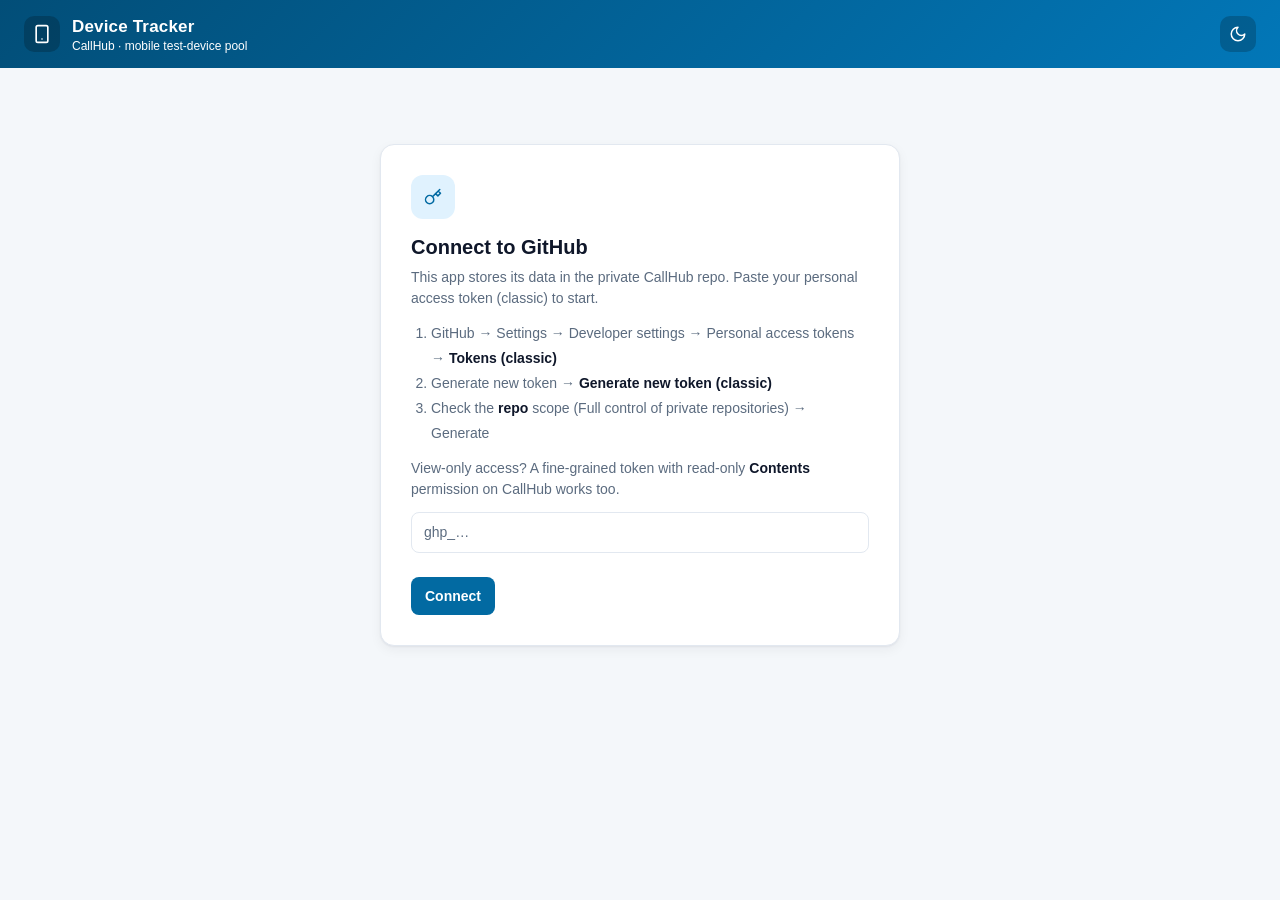
<file: next/index.html>
<!doctype html>
<html lang="en">
  <head>
    <meta charset="UTF-8" />
    <meta name="viewport" content="width=device-width, initial-scale=1.0" />
    <title>Device Tracker</title>
    <script type="module" crossorigin src="./assets/index-DGC9o-6b.js"></script>
    <link rel="stylesheet" crossorigin href="./assets/index-tTGWnbYF.css">
  </head>
  <body>
    <div id="root"></div>
  </body>
</html>
</file>
<file: next/assets/index-tTGWnbYF.css>
/*! tailwindcss v4.3.2 | MIT License | https://tailwindcss.com */
@layer properties{@supports (((-webkit-hyphens:none)) and (not (margin-trim:inline))) or ((-moz-orient:inline) and (not (color:rgb(from red r g b)))){*,:before,:after,::backdrop{--tw-translate-x:0;--tw-translate-y:0;--tw-translate-z:0;--tw-border-style:solid;--tw-leading:initial;--tw-font-weight:initial;--tw-tracking:initial;--tw-ordinal:initial;--tw-slashed-zero:initial;--tw-numeric-figure:initial;--tw-numeric-spacing:initial;--tw-numeric-fraction:initial;--tw-shadow:0 0 #0000;--tw-shadow-color:initial;--tw-shadow-alpha:100%;--tw-inset-shadow:0 0 #0000;--tw-inset-shadow-color:initial;--tw-inset-shadow-alpha:100%;--tw-ring-color:initial;--tw-ring-shadow:0 0 #0000;--tw-inset-ring-color:initial;--tw-inset-ring-shadow:0 0 #0000;--tw-ring-inset:initial;--tw-ring-offset-width:0px;--tw-ring-offset-color:#fff;--tw-ring-offset-shadow:0 0 #0000;--tw-duration:initial;--tw-content:""}}}@layer theme{:root,:host{--font-sans:ui-sans-serif, system-ui, sans-serif, "Apple Color Emoji", "Segoe UI Emoji", "Segoe UI Symbol", "Noto Color Emoji";--font-mono:ui-monospace, SFMono-Regular, Menlo, Monaco, Consolas, "Liberation Mono", "Courier New", monospace;--color-black:#000;--color-white:#fff;--spacing:.25rem;--text-xs:.75rem;--text-xs--line-height:calc(1 / .75);--text-base:1rem;--text-base--line-height:calc(1.5 / 1);--text-xl:1.25rem;--text-xl--line-height:calc(1.75 / 1.25);--font-weight-medium:500;--font-weight-semibold:600;--font-weight-bold:700;--radius-md:.375rem;--radius-xl:.75rem;--shadow-lg:0 10px 15px -3px #0000001a, 0 4px 6px -4px #0000001a;--default-transition-duration:.15s;--default-transition-timing-function:cubic-bezier(.4, 0, .2, 1);--default-font-family:var(--font-sans);--default-mono-font-family:var(--font-mono)}}@layer base{*,:after,:before,::backdrop{box-sizing:border-box;border:0 solid;margin:0;padding:0}::file-selector-button{box-sizing:border-box;border:0 solid;margin:0;padding:0}html,:host{-webkit-text-size-adjust:100%;tab-size:4;line-height:1.5;font-family:var(--default-font-family,ui-sans-serif, system-ui, sans-serif, "Apple Color Emoji", "Segoe UI Emoji", "Segoe UI Symbol", "Noto Color Emoji");font-feature-settings:var(--default-font-feature-settings,normal);font-variation-settings:var(--default-font-variation-settings,normal);-webkit-tap-highlight-color:transparent}hr{height:0;color:inherit;border-top-width:1px}abbr:where([title]){-webkit-text-decoration:underline dotted;text-decoration:underline dotted}h1,h2,h3,h4,h5,h6{font-size:inherit;font-weight:inherit}a{color:inherit;-webkit-text-decoration:inherit;-webkit-text-decoration:inherit;-webkit-text-decoration:inherit;-webkit-text-decoration:inherit;text-decoration:inherit}b,strong{font-weight:bolder}code,kbd,samp,pre{font-family:var(--default-mono-font-family,ui-monospace, SFMono-Regular, Menlo, Monaco, Consolas, "Liberation Mono", "Courier New", monospace);font-feature-settings:var(--default-mono-font-feature-settings,normal);font-variation-settings:var(--default-mono-font-variation-settings,normal);font-size:1em}small{font-size:80%}sub,sup{vertical-align:baseline;font-size:75%;line-height:0;position:relative}sub{bottom:-.25em}sup{top:-.5em}table{text-indent:0;border-color:inherit;border-collapse:collapse}:-moz-focusring{outline:auto}progress{vertical-align:baseline}summary{display:list-item}ol,ul,menu{list-style:none}img,svg,video,canvas,audio,iframe,embed,object{vertical-align:middle;display:block}img,video{max-width:100%;height:auto}button,input,select,optgroup,textarea{font:inherit;font-feature-settings:inherit;font-variation-settings:inherit;letter-spacing:inherit;color:inherit;opacity:1;background-color:#0000;border-radius:0}::file-selector-button{font:inherit;font-feature-settings:inherit;font-variation-settings:inherit;letter-spacing:inherit;color:inherit;opacity:1;background-color:#0000;border-radius:0}:where(select:is([multiple],[size])) optgroup{font-weight:bolder}:where(select:is([multiple],[size])) optgroup option{padding-inline-start:20px}::file-selector-button{margin-inline-end:4px}::placeholder{opacity:1}@supports (not ((-webkit-appearance:-apple-pay-button))) or (contain-intrinsic-size:1px){::placeholder{color:currentColor}@supports (color:color-mix(in lab, red, red)){::placeholder{color:color-mix(in oklab, currentcolor 50%, transparent)}}}textarea{resize:vertical}::-webkit-search-decoration{-webkit-appearance:none}::-webkit-date-and-time-value{min-height:1lh;text-align:inherit}::-webkit-datetime-edit{display:inline-flex}::-webkit-datetime-edit-fields-wrapper{padding:0}::-webkit-datetime-edit{padding-block:0}::-webkit-datetime-edit-year-field{padding-block:0}::-webkit-datetime-edit-month-field{padding-block:0}::-webkit-datetime-edit-day-field{padding-block:0}::-webkit-datetime-edit-hour-field{padding-block:0}::-webkit-datetime-edit-minute-field{padding-block:0}::-webkit-datetime-edit-second-field{padding-block:0}::-webkit-datetime-edit-millisecond-field{padding-block:0}::-webkit-datetime-edit-meridiem-field{padding-block:0}::-webkit-calendar-picker-indicator{line-height:1}:-moz-ui-invalid{box-shadow:none}button,input:where([type=button],[type=reset],[type=submit]){appearance:button}::file-selector-button{appearance:button}::-webkit-inner-spin-button{height:auto}::-webkit-outer-spin-button{height:auto}[hidden]:where(:not([hidden=until-found])){display:none!important}body{background:var(--bg);color:var(--fg);margin:0;font-family:-apple-system,BlinkMacSystemFont,Segoe UI,Roboto,Helvetica Neue,Arial,sans-serif;font-size:14px;line-height:1.5;transition:background-color .25s,color .25s}::placeholder{color:var(--muted);opacity:1}input:focus-visible,select:focus-visible,textarea:focus-visible,button:focus-visible,a:focus-visible{outline:2px solid var(--ring);outline-offset:2px}dialog::backdrop{-webkit-backdrop-filter:blur(2px);backdrop-filter:blur(2px);background:#0206178c}dialog[open]{animation:.2s ease-out pop}}@layer components{.field{border:1px solid var(--border);background:var(--surface);min-height:40px;color:var(--fg);font:inherit;border-radius:8px;padding:9px 12px;transition:border-color .18s,background-color .25s}.field:hover{border-color:var(--muted)}.field:disabled{opacity:.55;cursor:not-allowed}.btn-primary,.btn-ghost{min-height:38px;font:inherit;cursor:pointer;border-radius:8px;justify-content:center;align-items:center;gap:7px;padding:8px 14px;transition:background-color .18s,border-color .18s,transform .12s;display:inline-flex}.btn-primary{background:var(--primary);color:var(--on-primary);border:0;font-weight:600}.btn-primary:hover{background:var(--primary-hover)}.btn-primary:disabled{opacity:.6;cursor:progress}.btn-ghost{border:1px solid var(--border);background:var(--surface);color:var(--fg)}.btn-ghost:hover{border-color:var(--muted);background:var(--surface-2)}.btn-primary:active,.btn-ghost:active{transform:scale(.97)}.copy{color:var(--muted);font:inherit;font-variant-numeric:tabular-nums;cursor:pointer;background:0 0;border:0;border-radius:6px;align-items:center;gap:5px;margin-left:-7px;padding:2px 7px;font-size:11px;text-decoration:none;display:inline-flex}.copy:hover{background:var(--badge-checked_out-bg);color:var(--badge-checked_out-fg)}.copy.lead{color:var(--fg);font-size:13px}.link{color:inherit;font:inherit;text-align:left;-webkit-text-decoration:underline dotted var(--muted);-webkit-text-decoration:underline dotted var(--muted);-webkit-text-decoration:underline dotted var(--muted);text-decoration:underline dotted var(--muted);text-underline-offset:3px;cursor:pointer;background:0 0;border:0;padding:0;transition:color .15s}.link:hover{color:var(--primary);text-decoration:underline}.data-table th{border-bottom:1px solid var(--border);color:var(--muted);letter-spacing:.06em;text-align:left;text-transform:uppercase;white-space:nowrap;padding:10px 12px;font-size:11px;font-weight:600}.data-table td{border-bottom:1px solid var(--border);vertical-align:top;padding:10px 12px}.data-table tr:last-child td{border-bottom:0}}@layer utilities{.pointer-events-none{pointer-events:none}.visible{visibility:visible}.sr-only{clip-path:inset(50%);white-space:nowrap;border-width:0;width:1px;height:1px;margin:-1px;padding:0;position:absolute;overflow:hidden}.absolute{position:absolute}.fixed{position:fixed}.relative{position:relative}.inset-auto{inset:auto}.top-1\/2{top:50%}.bottom-\[22px\]{bottom:22px}.left-1\/2{left:50%}.left-\[11px\]{left:11px}.m-0{margin:0}.m-auto{margin:auto}.mx-auto{margin-inline:auto}.my-3{margin-block:calc(var(--spacing) * 3)}.my-14{margin-block:calc(var(--spacing) * 14)}.-mt-0\.5{margin-top:calc(var(--spacing) * -.5)}.mt-2\.5{margin-top:calc(var(--spacing) * 2.5)}.mt-3{margin-top:calc(var(--spacing) * 3)}.mt-\[30px\]{margin-top:30px}.mr-\[7px\]{margin-right:7px}.mb-0\.5{margin-bottom:calc(var(--spacing) * .5)}.mb-1{margin-bottom:var(--spacing)}.mb-1\.5{margin-bottom:calc(var(--spacing) * 1.5)}.mb-2\.5{margin-bottom:calc(var(--spacing) * 2.5)}.mb-3{margin-bottom:calc(var(--spacing) * 3)}.mb-3\.5{margin-bottom:calc(var(--spacing) * 3.5)}.ml-1\.5{margin-left:calc(var(--spacing) * 1.5)}.ml-auto{margin-left:auto}.block{display:block}.flex{display:flex}.hidden{display:none}.inline-flex{display:inline-flex}.table{display:table}.size-3{width:calc(var(--spacing) * 3);height:calc(var(--spacing) * 3)}.size-4{width:calc(var(--spacing) * 4);height:calc(var(--spacing) * 4)}.size-5{width:calc(var(--spacing) * 5);height:calc(var(--spacing) * 5)}.size-6{width:calc(var(--spacing) * 6);height:calc(var(--spacing) * 6)}.size-7{width:calc(var(--spacing) * 7);height:calc(var(--spacing) * 7)}.size-9{width:calc(var(--spacing) * 9);height:calc(var(--spacing) * 9)}.size-11{width:calc(var(--spacing) * 11);height:calc(var(--spacing) * 11)}.size-\[13px\]{width:13px;height:13px}.size-\[15px\]{width:15px;height:15px}.size-\[18px\]{width:18px;height:18px}.max-h-\[90vh\]{max-height:90vh}.min-h-5{min-height:calc(var(--spacing) * 5)}.min-h-7{min-height:calc(var(--spacing) * 7)}.min-h-9{min-height:calc(var(--spacing) * 9)}.w-1{width:var(--spacing)}.w-full{width:100%}.max-w-\[90vw\]{max-width:90vw}.max-w-\[92vw\]{max-width:92vw}.max-w-\[240px\]{max-width:240px}.max-w-\[520px\]{max-width:520px}.max-w-\[760px\]{max-width:760px}.max-w-\[1240px\]{max-width:1240px}.min-w-0{min-width:0}.min-w-11{min-width:calc(var(--spacing) * 11)}.min-w-\[150px\]{min-width:150px}.min-w-\[220px\]{min-width:220px}.min-w-\[360px\]{min-width:360px}.flex-1{flex:1}.flex-none{flex:none}.border-collapse{border-collapse:collapse}.-translate-x-1\/2{--tw-translate-x:calc(calc(1 / 2 * 100%) * -1);translate:var(--tw-translate-x) var(--tw-translate-y)}.-translate-y-1\/2{--tw-translate-y:calc(calc(1 / 2 * 100%) * -1);translate:var(--tw-translate-x) var(--tw-translate-y)}.translate-y-0{--tw-translate-y:0;translate:var(--tw-translate-x) var(--tw-translate-y)}.translate-y-1\.5{--tw-translate-y:calc(var(--spacing) * 1.5);translate:var(--tw-translate-x) var(--tw-translate-y)}.cursor-pointer{cursor:pointer}.resize-y{resize:vertical}.list-decimal{list-style-type:decimal}.flex-col{flex-direction:column}.flex-wrap{flex-wrap:wrap}.items-baseline{align-items:baseline}.items-center{align-items:center}.justify-center{justify-content:center}.justify-end{justify-content:flex-end}.gap-0\.5{gap:calc(var(--spacing) * .5)}.gap-1\.5{gap:calc(var(--spacing) * 1.5)}.gap-2{gap:calc(var(--spacing) * 2)}.gap-2\.5{gap:calc(var(--spacing) * 2.5)}.gap-3{gap:calc(var(--spacing) * 3)}.gap-\[5px\]{gap:5px}.gap-\[7px\]{gap:7px}.gap-x-1\.5{column-gap:calc(var(--spacing) * 1.5)}.gap-y-0\.5{row-gap:calc(var(--spacing) * .5)}.truncate{text-overflow:ellipsis;white-space:nowrap;overflow:hidden}.overflow-auto{overflow:auto}.overflow-hidden{overflow:hidden}.overflow-x-auto{overflow-x:auto}.rounded{border-radius:.25rem}.rounded-\[10px\]{border-radius:10px}.rounded-\[14px\]{border-radius:14px}.rounded-full{border-radius:3.40282e38px}.rounded-md{border-radius:var(--radius-md)}.rounded-xl{border-radius:var(--radius-xl)}.border{border-style:var(--tw-border-style);border-width:1px}.border-0{border-style:var(--tw-border-style);border-width:0}.border-t{border-top-style:var(--tw-border-style);border-top-width:1px}.border-b{border-bottom-style:var(--tw-border-style);border-bottom-width:1px}.border-b-2{border-bottom-style:var(--tw-border-style);border-bottom-width:2px}.border-l{border-left-style:var(--tw-border-style);border-left-width:1px}.border-line{border-color:var(--border)}.border-primary{border-color:var(--primary)}.border-transparent{border-color:#0000}.bg-available-tint{background-color:var(--badge-available-bg)}.bg-black\/20{background-color:#0003}@supports (color:color-mix(in lab, red, red)){.bg-black\/20{background-color:color-mix(in oklab, var(--color-black) 20%, transparent)}}.bg-checked_out-tint{background-color:var(--badge-checked_out-bg)}.bg-fg{background-color:var(--fg)}.bg-lost-tint{background-color:var(--badge-lost-bg)}.bg-retired-tint{background-color:var(--badge-retired-bg)}.bg-surface{background-color:var(--surface)}.bg-surface-2{background-color:var(--surface-2)}.bg-transparent{background-color:#0000}.bg-white\/20{background-color:#fff3}@supports (color:color-mix(in lab, red, red)){.bg-white\/20{background-color:color-mix(in oklab, var(--color-white) 20%, transparent)}}.fill-none{fill:none}.stroke-current{stroke:currentColor}.stroke-2{stroke-width:2px}.p-0{padding:0}.p-\[5px\]{padding:5px}.p-\[22px\]{padding:22px}.p-\[30px\]{padding:30px}.px-1{padding-inline:var(--spacing)}.px-1\.5{padding-inline:calc(var(--spacing) * 1.5)}.px-2{padding-inline:calc(var(--spacing) * 2)}.px-2\.5{padding-inline:calc(var(--spacing) * 2.5)}.px-3{padding-inline:calc(var(--spacing) * 3)}.px-3\.5{padding-inline:calc(var(--spacing) * 3.5)}.px-4{padding-inline:calc(var(--spacing) * 4)}.px-5{padding-inline:calc(var(--spacing) * 5)}.px-6{padding-inline:calc(var(--spacing) * 6)}.px-\[7px\]{padding-inline:7px}.px-\[11px\]{padding-inline:11px}.px-\[13px\]{padding-inline:13px}.py-0\.5{padding-block:calc(var(--spacing) * .5)}.py-1\.5{padding-block:calc(var(--spacing) * 1.5)}.py-2{padding-block:calc(var(--spacing) * 2)}.py-2\.5{padding-block:calc(var(--spacing) * 2.5)}.py-3\.5{padding-block:calc(var(--spacing) * 3.5)}.py-10{padding-block:calc(var(--spacing) * 10)}.py-\[3px\]{padding-block:3px}.py-\[5px\]{padding-block:5px}.py-\[11px\]{padding-block:11px}.py-\[13px\]{padding-block:13px}.py-px{padding-block:1px}.pt-5{padding-top:calc(var(--spacing) * 5)}.pt-6{padding-top:calc(var(--spacing) * 6)}.pr-\[11px\]{padding-right:11px}.pb-12{padding-bottom:calc(var(--spacing) * 12)}.pl-2\.5{padding-left:calc(var(--spacing) * 2.5)}.pl-5{padding-left:calc(var(--spacing) * 5)}.pl-\[9px\]{padding-left:9px}.pl-\[34px\]{padding-left:34px}.text-center{text-align:center}.text-left{text-align:left}.text-right{text-align:right}.align-middle{vertical-align:middle}.text-base{font-size:var(--text-base);line-height:var(--tw-leading,var(--text-base--line-height))}.text-xl{font-size:var(--text-xl);line-height:var(--tw-leading,var(--text-xl--line-height))}.text-xs{font-size:var(--text-xs);line-height:var(--tw-leading,var(--text-xs--line-height))}.text-\[9px\]{font-size:9px}.text-\[10px\]{font-size:10px}.text-\[11px\]{font-size:11px}.text-\[13px\]{font-size:13px}.text-\[15px\]{font-size:15px}.text-\[17px\]{font-size:17px}.leading-\[1\.8\]{--tw-leading:1.8;line-height:1.8}.font-bold{--tw-font-weight:var(--font-weight-bold);font-weight:var(--font-weight-bold)}.font-medium{--tw-font-weight:var(--font-weight-medium);font-weight:var(--font-weight-medium)}.font-semibold{--tw-font-weight:var(--font-weight-semibold);font-weight:var(--font-weight-semibold)}.tracking-\[\.01em\]{--tw-tracking:.01em;letter-spacing:.01em}.tracking-\[\.06em\]{--tw-tracking:.06em;letter-spacing:.06em}.whitespace-nowrap{white-space:nowrap}.text-available{color:var(--badge-available-fg)}.text-bg{color:var(--bg)}.text-checked_out{color:var(--badge-checked_out-fg)}.text-danger{color:var(--danger)}.text-fg{color:var(--fg)}.text-lost{color:var(--badge-lost-fg)}.text-muted{color:var(--muted)}.text-primary{color:var(--primary)}.text-retired{color:var(--badge-retired-fg)}.text-white{color:var(--color-white)}.uppercase{text-transform:uppercase}.tabular-nums{--tw-numeric-spacing:tabular-nums;font-variant-numeric:var(--tw-ordinal,) var(--tw-slashed-zero,) var(--tw-numeric-figure,) var(--tw-numeric-spacing,) var(--tw-numeric-fraction,)}.no-underline{text-decoration-line:none}.accent-primary{accent-color:var(--primary)}.opacity-0{opacity:0}.opacity-50{opacity:.5}.opacity-75{opacity:.75}.opacity-100{opacity:1}.shadow-card{--tw-shadow:var(--shadow);box-shadow:var(--tw-inset-shadow), var(--tw-inset-ring-shadow), var(--tw-ring-offset-shadow), var(--tw-ring-shadow), var(--tw-shadow)}.shadow-pop{--tw-shadow:var(--shadow-lg);box-shadow:var(--tw-inset-shadow), var(--tw-inset-ring-shadow), var(--tw-ring-offset-shadow), var(--tw-ring-shadow), var(--tw-shadow)}.transition-all{transition-property:all;transition-timing-function:var(--tw-ease,var(--default-transition-timing-function));transition-duration:var(--tw-duration,var(--default-transition-duration))}.transition-colors{transition-property:color,background-color,border-color,outline-color,text-decoration-color,fill,stroke,--tw-gradient-from,--tw-gradient-via,--tw-gradient-to;transition-timing-function:var(--tw-ease,var(--default-transition-timing-function));transition-duration:var(--tw-duration,var(--default-transition-duration))}.duration-200{--tw-duration:.2s;transition-duration:.2s}.select-none{-webkit-user-select:none;user-select:none}.\[background\:var\(--header-grad\)\]{background:var(--header-grad)}.before\:size-1\.5:before{content:var(--tw-content);width:calc(var(--spacing) * 1.5);height:calc(var(--spacing) * 1.5)}.before\:rounded-full:before{content:var(--tw-content);border-radius:3.40282e38px}.before\:bg-current:before{content:var(--tw-content);background-color:currentColor}.before\:content-\[\'\'\]:before{--tw-content:"";content:var(--tw-content)}@media (hover:hover){.hover\:border-danger:hover{border-color:var(--danger)}.hover\:border-muted:hover{border-color:var(--muted)}.hover\:bg-black\/35:hover{background-color:#00000059}@supports (color:color-mix(in lab, red, red)){.hover\:bg-black\/35:hover{background-color:color-mix(in oklab, var(--color-black) 35%, transparent)}}.hover\:bg-surface-2:hover{background-color:var(--surface-2)}.hover\:text-fg:hover{color:var(--fg)}}.focus-visible\:bg-surface-2:focus-visible{background-color:var(--surface-2)}@media not all and (width>=600px){.max-\[600px\]\:hidden{display:none}.max-\[600px\]\:w-\[92vw\]{width:92vw}.max-\[600px\]\:min-w-0{min-width:0}.max-\[600px\]\:px-3\.5{padding-inline:calc(var(--spacing) * 3.5)}}.\[\&_b\]\:text-fg b{color:var(--fg)}.\[\&\+\&\]\:mt-\[3px\]+.\[\&\+\&\]\:mt-\[3px\]{margin-top:3px}}:root{--lightningcss-light:initial;--lightningcss-dark: ;color-scheme:light;--bg:#f4f7fa;--surface:#fff;--surface-2:#f1f5f9;--fg:#0f172a;--muted:#5b6b7f;--border:#e2e8f0;--primary:#026aa2;--primary-hover:#015e8f;--on-primary:#fff;--ring:#026aa2;--danger:#dc2626;--shadow:0 1px 2px #0f172a0d, 0 4px 12px #0f172a0d;--shadow-lg:0 24px 60px #02061740;--header-grad:linear-gradient(135deg, #024e78, #0277b8);--badge-available-bg:#dcfce7;--badge-available-fg:#15803d;--badge-checked_out-bg:#e0f2fe;--badge-checked_out-fg:#026aa2;--badge-lost-bg:#fee2e2;--badge-lost-fg:#b91c1c;--badge-retired-bg:#f1f5f9;--badge-retired-fg:#4b5a6b}:root[data-theme=dark]{--lightningcss-light: ;--lightningcss-dark:initial;color-scheme:dark;--bg:#0b1220;--surface:#121a2b;--surface-2:#1a2438;--fg:#e6edf6;--muted:#93a5bc;--border:#253453;--primary:#41b9ea;--primary-hover:#63c8f0;--on-primary:#06121c;--ring:#41b9ea;--danger:#f87171;--shadow:0 1px 2px #0006, 0 4px 14px #00000059;--shadow-lg:0 24px 60px #0009;--header-grad:linear-gradient(135deg, #075e8f, #123a52);--badge-available-bg:#22c55e29;--badge-available-fg:#4ade80;--badge-checked_out-bg:#38bdf829;--badge-checked_out-fg:#67d3f5;--badge-lost-bg:#f8717129;--badge-lost-fg:#f89b9b;--badge-retired-bg:#94a3b824;--badge-retired-fg:#a5b4c8}@keyframes pop{0%{opacity:0;transform:translateY(8px)scale(.98)}}@media (width<=1000px){.device-table thead{display:none}.device-table tr{border-bottom:1px solid var(--border);grid-template-columns:1fr auto;gap:4px 12px;padding:12px 14px;display:grid}.device-table tr:last-child{border-bottom:0}.device-table td{border:0;padding:0;display:block}.device-table td.c-status,.device-table td.c-holder{text-align:right;grid-column:2}.device-table td.c-status{grid-row:1}.device-table td.c-holder{grid-row:2}.device-table td.c-contact{grid-area:2/1}.device-table td.c-actions{white-space:normal;flex-wrap:wrap;grid-area:3/1/auto/-1;gap:8px;margin-top:8px;display:flex}.device-table td.c-actions button{flex:1;min-width:96px;min-height:40px;margin:0}.device-table td.c-actions button.kebab{flex:0 0 48px;min-width:0}.device-table td.empty{grid-column:1/-1}}@media (width<=720px){.history-bar select{flex:130px;min-width:0}.history-table thead{display:none}.history-table tr{border-bottom:1px solid var(--border);grid-template-columns:1fr auto;gap:2px 12px;padding:10px 14px;display:grid}.history-table tr:last-child{border-bottom:0}.history-table td{border:0;padding:0;display:block}.history-table td.h-action{font-weight:600}.history-table td.h-when,.history-table td.h-worker,.history-table td.h-by{text-align:right;grid-column:2}.history-table td.h-when{grid-row:1}.history-table td.h-worker{grid-row:2}.history-table td.h-by{grid-row:3;font-size:11px}.history-table td.h-by:not(:empty):before{content:"by "}.history-table td.h-device{grid-area:2/1}.history-table td.h-note{grid-area:3/1}.history-table td.empty{grid-column:1/-1}}@media (prefers-reduced-motion:reduce){*,::backdrop{transition:none!important;animation:none!important}}@property --tw-translate-x{syntax:"*";inherits:false;initial-value:0}@property --tw-translate-y{syntax:"*";inherits:false;initial-value:0}@property --tw-translate-z{syntax:"*";inherits:false;initial-value:0}@property --tw-border-style{syntax:"*";inherits:false;initial-value:solid}@property --tw-leading{syntax:"*";inherits:false}@property --tw-font-weight{syntax:"*";inherits:false}@property --tw-tracking{syntax:"*";inherits:false}@property --tw-ordinal{syntax:"*";inherits:false}@property --tw-slashed-zero{syntax:"*";inherits:false}@property --tw-numeric-figure{syntax:"*";inherits:false}@property --tw-numeric-spacing{syntax:"*";inherits:false}@property --tw-numeric-fraction{syntax:"*";inherits:false}@property --tw-shadow{syntax:"*";inherits:false;initial-value:0 0 #0000}@property --tw-shadow-color{syntax:"*";inherits:false}@property --tw-shadow-alpha{syntax:"<percentage>";inherits:false;initial-value:100%}@property --tw-inset-shadow{syntax:"*";inherits:false;initial-value:0 0 #0000}@property --tw-inset-shadow-color{syntax:"*";inherits:false}@property --tw-inset-shadow-alpha{syntax:"<percentage>";inherits:false;initial-value:100%}@property --tw-ring-color{syntax:"*";inherits:false}@property --tw-ring-shadow{syntax:"*";inherits:false;initial-value:0 0 #0000}@property --tw-inset-ring-color{syntax:"*";inherits:false}@property --tw-inset-ring-shadow{syntax:"*";inherits:false;initial-value:0 0 #0000}@property --tw-ring-inset{syntax:"*";inherits:false}@property --tw-ring-offset-width{syntax:"<length>";inherits:false;initial-value:0}@property --tw-ring-offset-color{syntax:"*";inherits:false;initial-value:#fff}@property --tw-ring-offset-shadow{syntax:"*";inherits:false;initial-value:0 0 #0000}@property --tw-duration{syntax:"*";inherits:false}@property --tw-content{syntax:"*";inherits:false;initial-value:""}
</file>
